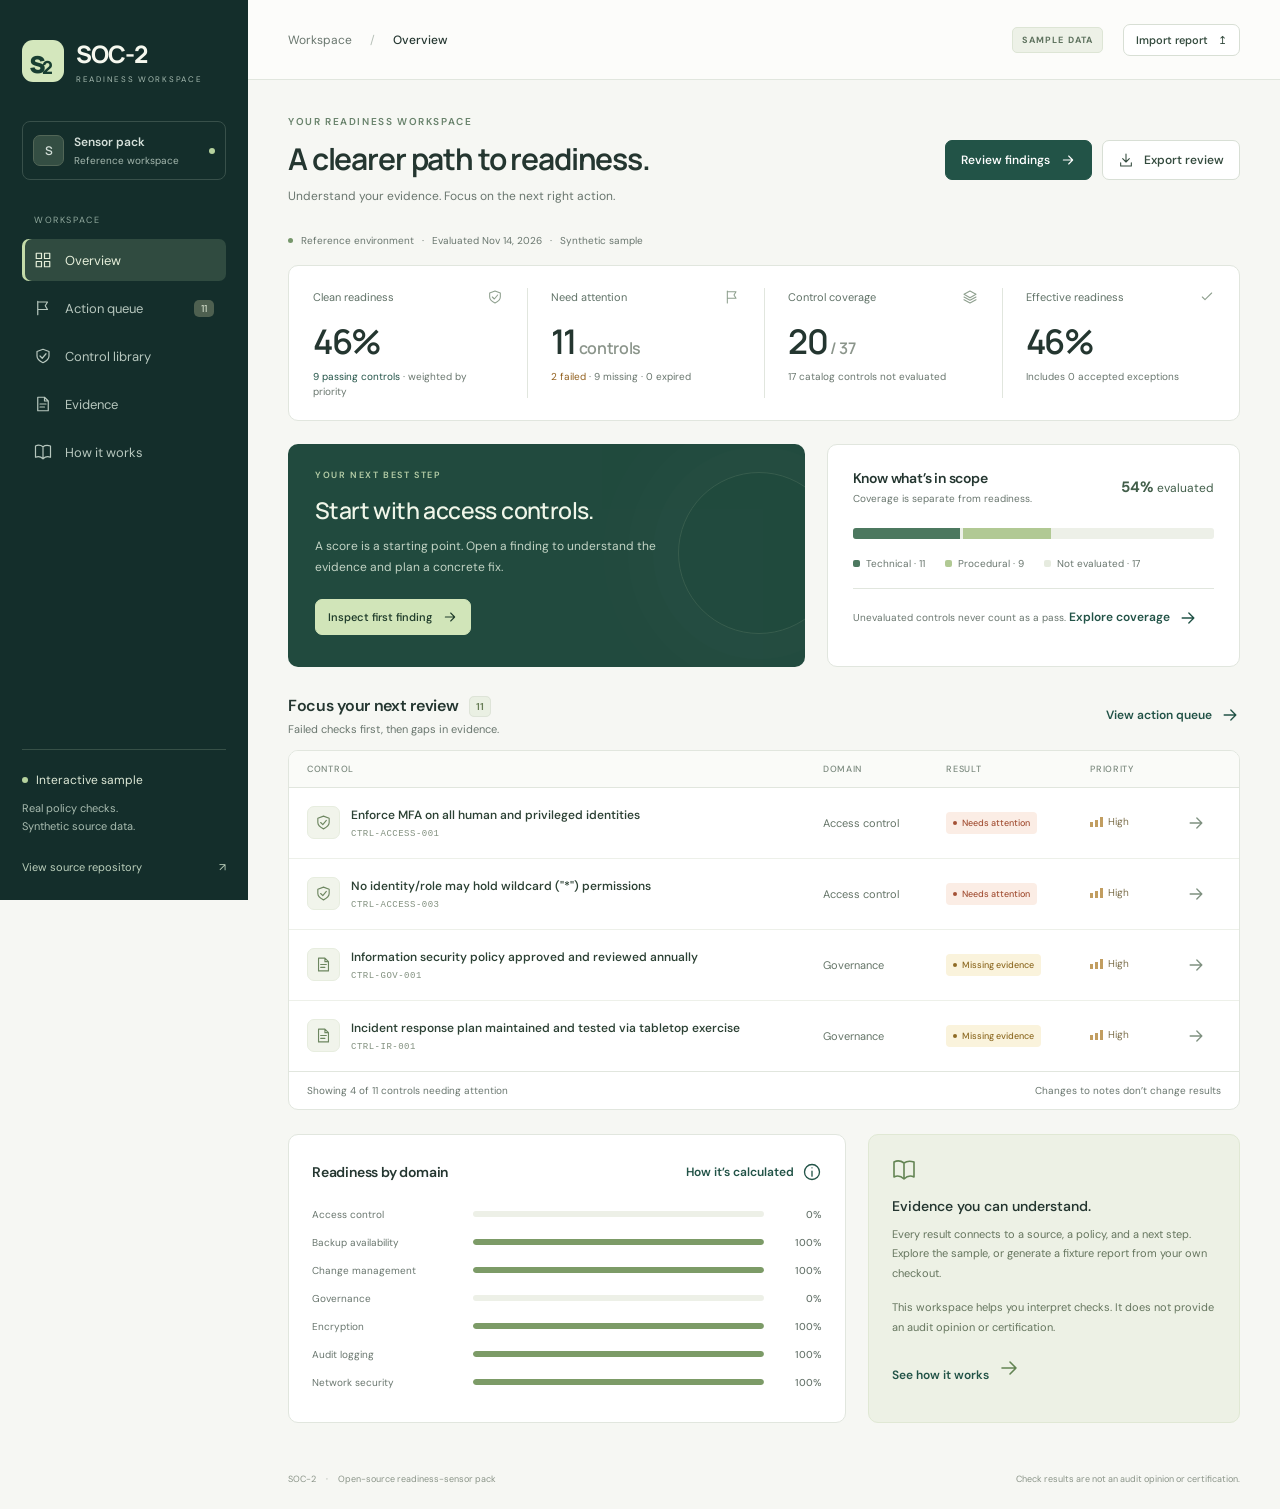
<file: index.html>
<!doctype html>
<html lang="en">
<head>
  <meta charset="utf-8">
  <meta name="viewport" content="width=device-width, initial-scale=1">
  <meta name="theme-color" content="#142e2b">
  <meta name="description" content="A clear path from policy findings to your next fix. Explore the SOC-2 readiness-sensor pack with traceable sample evidence.">
  <title>SOC-2 · Readiness workspace</title>
  <link rel="icon" href="./favicon.svg" type="image/svg+xml">
  <link rel="stylesheet" href="./styles.css">
  <script type="module" src="./app.js"></script>
</head>
<body>
  <a class="skip-link" href="#main">Skip to workspace</a>
  <aside class="sidebar" aria-label="Workspace navigation">
    <a class="brand" href="#overview"><span class="brand-symbol">s<span>2</span></span><span>SOC-2<span class="brand-sub">READINESS WORKSPACE</span></span></a>
    <div class="workspace-label"><span class="workspace-avatar">S</span><span>Sensor pack<span>Reference workspace</span></span><span class="workspace-dot"></span></div>
    <p class="nav-label">WORKSPACE</p>
    <nav id="navigation"></nav>
    <div class="sidebar-bottom"><div class="sample-mark"><span></span> Interactive sample</div><p>Real policy checks.<br>Synthetic source data.</p><a href="https://github.com/SafetyMP/SOC-2" target="_blank" rel="noreferrer">View source repository <span aria-hidden="true">↗</span></a></div>
  </aside>
  <div class="shell">
    <header class="topbar"><div class="breadcrumb">Workspace <span>/</span> <strong id="breadcrumb">Overview</strong></div><div class="topbar-actions"><span class="demo-pill" id="mode-pill">SAMPLE DATA</span><button class="button secondary small" id="import-button">Import report <span aria-hidden="true">↥</span></button><input id="import-file" type="file" accept="application/json,.json" hidden></div></header>
    <main id="main" tabindex="-1"><div class="loading">Opening your readiness workspace…</div></main>
    <footer class="page-footer"><span>SOC-2 <span class="footer-dot">·</span> Open-source readiness-sensor pack</span><span>Check results are not an audit opinion or certification.</span></footer>
  </div>
  <dialog id="detail" aria-labelledby="detail-title"></dialog>
  <dialog id="help" aria-labelledby="help-title"></dialog>
  <div id="toast" role="status" aria-live="polite"></div>
  <noscript><p class="no-script">Enable JavaScript to explore this workspace. The <a href="./data/sample-report.json">sample report</a> is also available as JSON.</p></noscript>
</body>
</html>
</file>
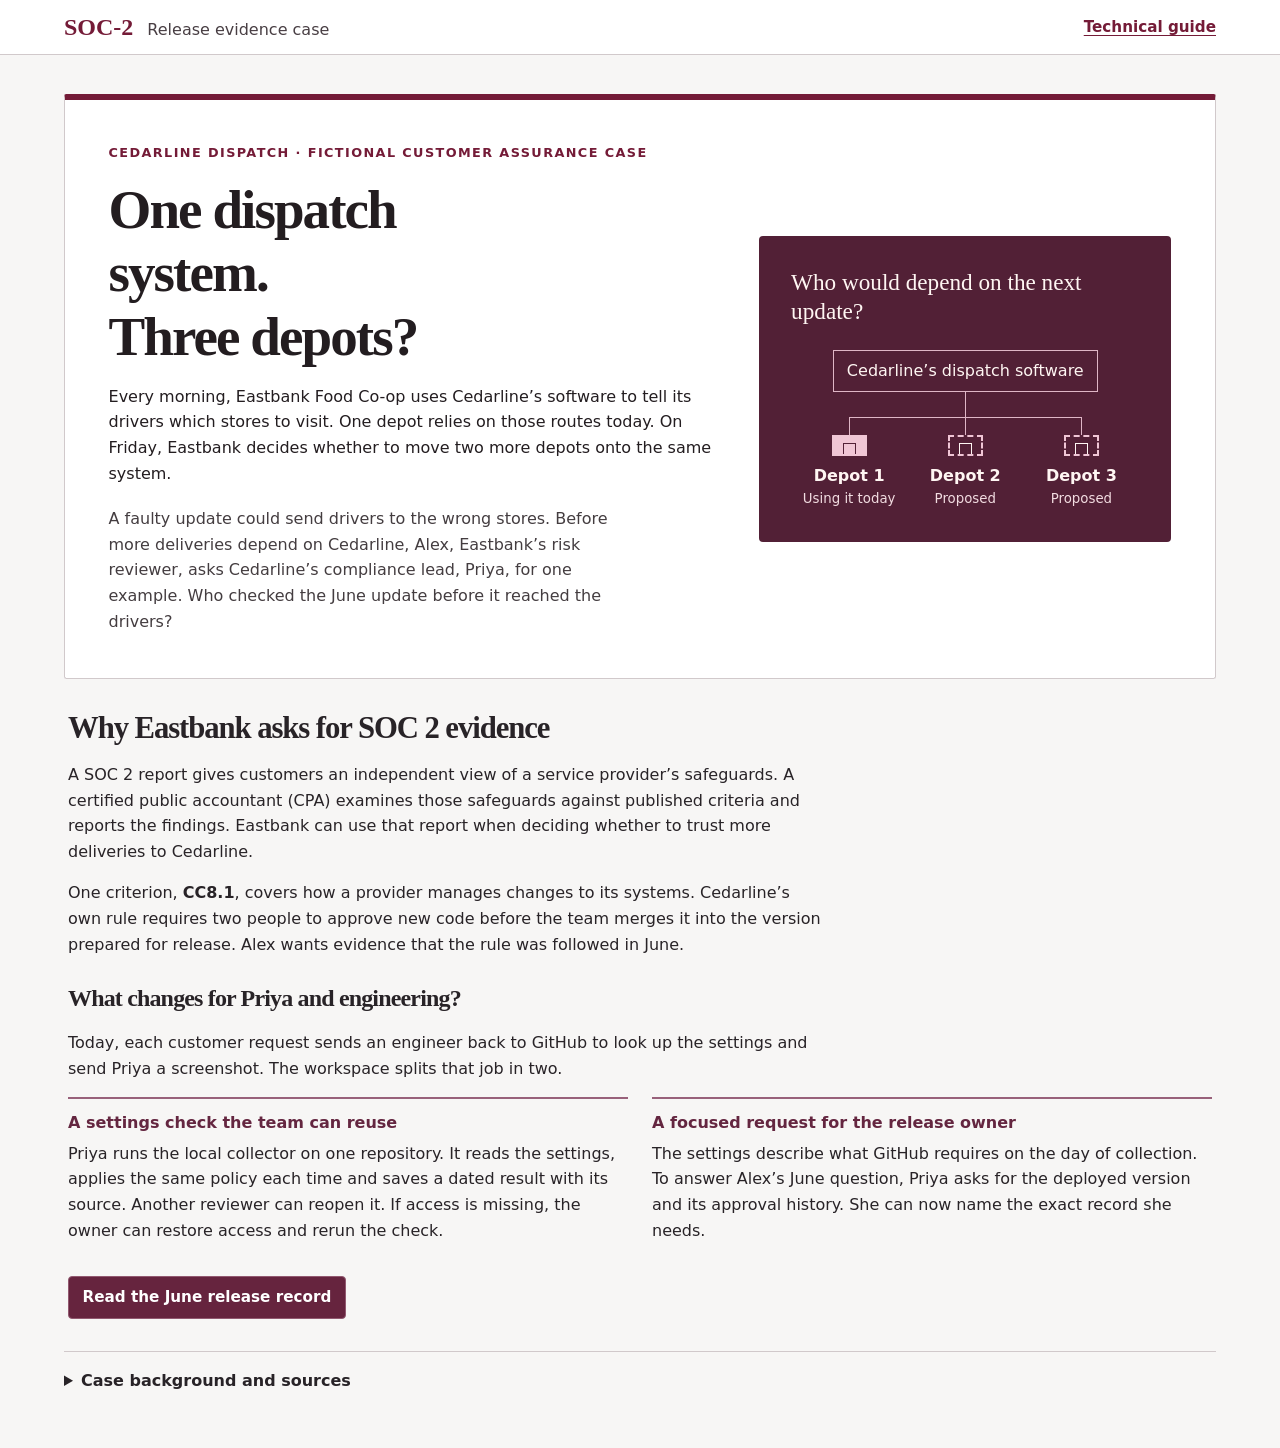
<file: demo/index.html>
<!doctype html>
<html lang="en">
<head>
  <meta charset="utf-8">
  <meta name="viewport" content="width=device-width, initial-scale=1">
  <meta name="theme-color" content="#142e2b">
  <meta name="description" content="Explore the SOC-2 readiness workspace with synthetic findings, traceable evidence, and review notes. Assess real GitHub repositories privately on your computer.">
  <link rel="canonical" href="https://safetymp.github.io/SOC-2/">
  <meta property="og:type" content="website">
  <meta property="og:site_name" content="SOC-2 readiness workspace">
  <meta property="og:title" content="SOC-2 readiness workspace · Interactive sample">
  <meta property="og:description" content="Follow a customer’s rollout review from an evidence request to a change-management workpaper.">
  <meta property="og:url" content="https://safetymp.github.io/SOC-2/">
  <meta name="twitter:card" content="summary">
  <meta name="twitter:title" content="SOC-2 readiness workspace · Interactive sample">
  <meta name="twitter:description" content="Try the synthetic release evidence case and estimate whether local GitHub collection would save your team time.">
  <link rel="sitemap" type="application/xml" href="./sitemap.xml">
  <title>SOC-2 readiness workspace · Interactive sample</title>
  <link rel="icon" href="./favicon.svg" type="image/svg+xml">
  <link rel="stylesheet" href="./styles.css">
  <script type="module" src="./app.js"></script>
</head>
<body class="case-layout">
  <a class="skip-link" href="#main">Skip to content</a>
  <header class="case-mast"><a href="#case">SOC-2 <span>Release evidence case</span></a><a id="case-switch" href="#technical">Technical guide</a></header>
  <aside class="sidebar" aria-label="Workspace navigation">
    <a class="brand" href="#overview"><span class="brand-symbol">s<span>2</span></span><span>SOC-2<span class="brand-sub">READINESS WORKSPACE</span></span></a>
    <div class="workspace-label"><span class="workspace-avatar">S</span><span>Sensor pack<span>Reference workspace</span></span><span class="workspace-dot"></span></div>
    <p class="nav-label">WORKSPACE</p>
    <nav id="navigation"></nav>
    <div class="sidebar-bottom"><div class="sample-mark"><span></span> Interactive sample</div><p>Real policy checks.<br>Synthetic source data.</p><a href="https://github.com/SafetyMP/SOC-2" target="_blank" rel="noreferrer">View source repository <span aria-hidden="true">↗</span></a></div>
  </aside>
  <div class="shell">
    <header class="topbar"><div class="breadcrumb">Workspace <span>/</span> <strong id="breadcrumb">Overview</strong></div><div class="topbar-actions"><button class="button secondary small" data-action="assess">Assess a repository</button><span class="demo-pill" id="mode-pill">SAMPLE DATA</span><button class="button secondary small" id="import-button">Open report <span aria-hidden="true">↥</span></button><input id="import-file" type="file" accept="application/json,.json" hidden></div></header>
    <main id="main" tabindex="-1">
      <section class="panel guide-note">
        <p class="eyebrow">Change management · Synthetic case</p>
        <h1>One dispatch system. Three depots?</h1>
        <p>Eastbank uses Cedarline to route deliveries at one depot. Before two more depots join, its risk reviewer wants to know who approved the June software update.</p>
        <p><a href="./about.html">About the SOC-2 project and its assessment scope</a></p>
        <p role="status">Opening the interactive sample…</p>
      </section>
    </main>
    <footer class="page-footer"><span>SOC-2 <span class="footer-dot">·</span> <a href="./about.html">About this readiness workspace</a></span><span>Check results are not an audit opinion or certification.</span></footer>
  </div>
  <dialog id="detail" aria-labelledby="detail-title"></dialog>
  <dialog id="help" aria-labelledby="help-title"></dialog>
  <div id="toast" role="status" aria-live="polite"></div>
  <noscript><p class="no-script">Enable JavaScript for interactive review, or read the <a href="./about.html">project overview</a> and <a href="./data/sample-report.json">synthetic sample report</a> without it.</p></noscript>
</body>
</html>
</file>
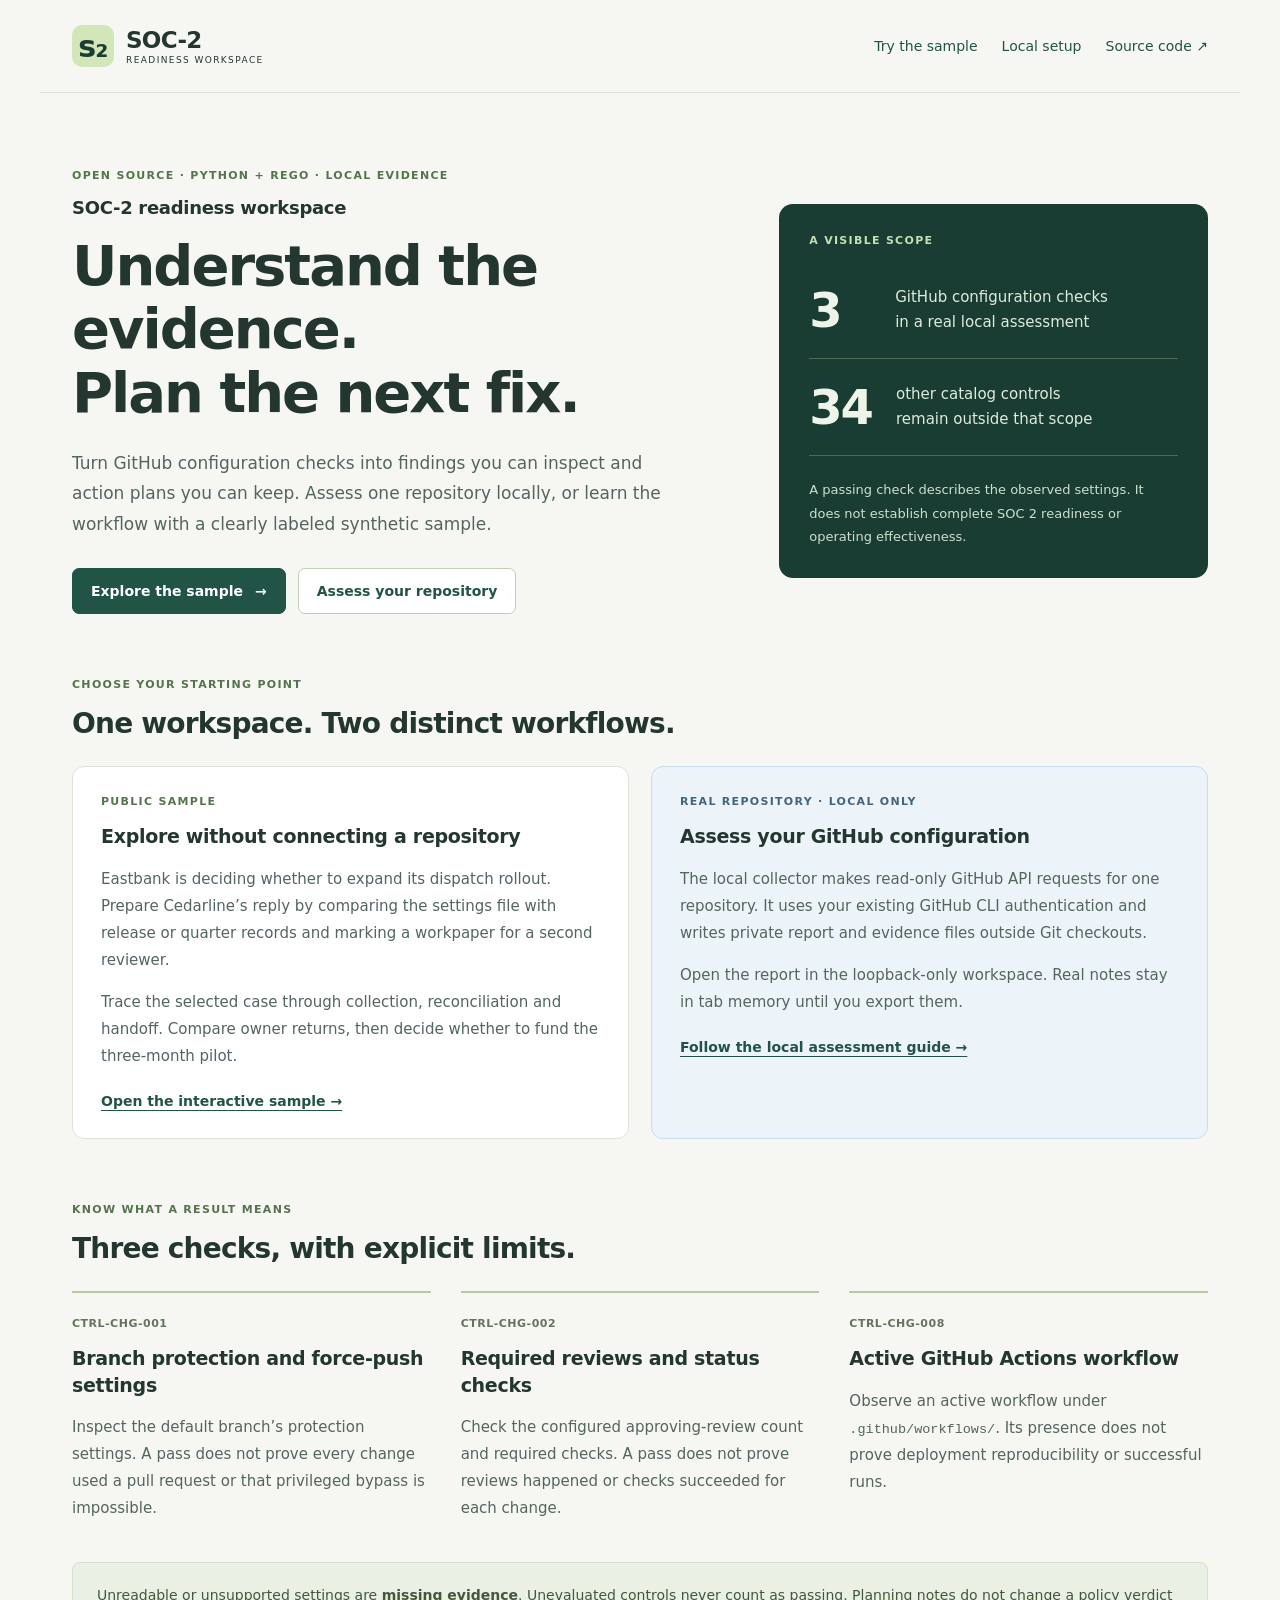
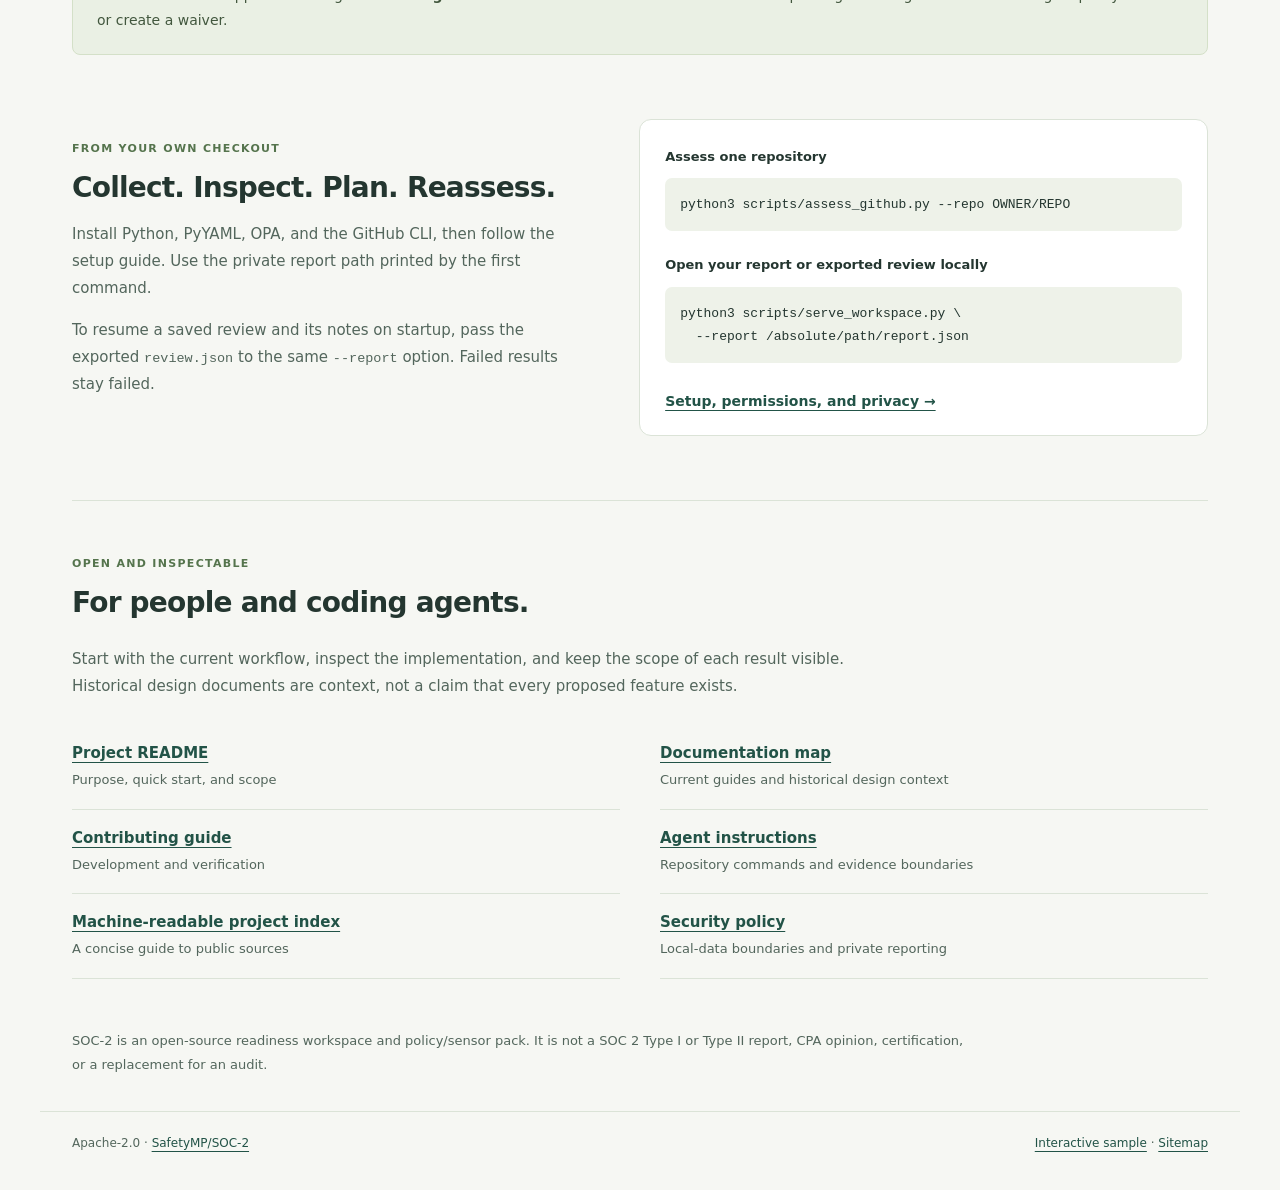
<file: demo/about.html>
<!doctype html>
<html lang="en">
<head>
  <meta charset="utf-8">
  <meta name="viewport" content="width=device-width, initial-scale=1">
  <meta name="theme-color" content="#142e2b">
  <title>SOC-2 readiness workspace · Local GitHub assessments and policy findings</title>
  <meta name="description" content="An open-source Python and Rego workspace for local GitHub configuration assessments, evidence inspection, and review notes. Explore a separate synthetic demo.">
  <link rel="canonical" href="https://safetymp.github.io/SOC-2/about.html">
  <meta property="og:type" content="website">
  <meta property="og:site_name" content="SOC-2 readiness workspace">
  <meta property="og:title" content="SOC-2 readiness workspace · Understand the evidence. Plan the next fix.">
  <meta property="og:description" content="Assess GitHub configuration locally, inspect scoped policy findings, and export review notes. Credentials and real evidence stay on your computer.">
  <meta property="og:url" content="https://safetymp.github.io/SOC-2/about.html">
  <meta name="twitter:card" content="summary">
  <meta name="twitter:title" content="SOC-2 readiness workspace · Local GitHub assessments">
  <meta name="twitter:description" content="Open-source Python/Rego checks with transparent findings and a private local review workflow. The public demo uses synthetic evidence.">
  <link rel="icon" href="./favicon.svg" type="image/svg+xml">
  <link rel="stylesheet" href="./discovery.css">
  <link rel="sitemap" type="application/xml" href="./sitemap.xml">
  <script type="application/ld+json">
  {
    "@context": "https://schema.org",
    "@type": "SoftwareSourceCode",
    "name": "SOC-2 readiness workspace",
    "description": "An open-source workspace for local GitHub configuration assessments, policy findings, evidence inspection, and review notes, with a separate synthetic demonstration.",
    "url": "https://safetymp.github.io/SOC-2/about.html",
    "codeRepository": "https://github.com/SafetyMP/SOC-2",
    "programmingLanguage": ["Python", "Rego", "JavaScript"],
    "runtimePlatform": ["Python 3.11 or later", "Open Policy Agent", "Web browser"],
    "license": "https://www.apache.org/licenses/LICENSE-2.0",
    "isAccessibleForFree": true
  }
  </script>
</head>
<body>
  <a class="skip-link" href="#main">Skip to project overview</a>
  <header class="site-header">
    <a class="brand" href="./"><span class="brand-mark" aria-hidden="true">s₂</span><span>SOC-2<span class="brand-caption">READINESS WORKSPACE</span></span></a>
    <nav aria-label="Project navigation">
      <a href="./">Try the sample</a>
      <a href="https://github.com/SafetyMP/SOC-2/blob/main/docs/local-github-assessment.md">Local setup</a>
      <a href="https://github.com/SafetyMP/SOC-2">Source code <span aria-hidden="true">↗</span></a>
    </nav>
  </header>
  <main id="main" tabindex="-1">
    <section class="hero" aria-labelledby="project-title">
      <div>
        <p class="eyebrow">OPEN SOURCE · PYTHON + REGO · LOCAL EVIDENCE</p>
        <h1 id="project-title">SOC-2 readiness workspace</h1>
        <p class="hero-line">Understand the evidence.<br>Plan the next fix.</p>
        <p class="lede">Turn GitHub configuration checks into findings you can inspect and action plans you can keep. Assess one repository locally, or learn the workflow with a clearly labeled synthetic sample.</p>
        <div class="actions"><a class="button" href="./">Explore the sample <span aria-hidden="true">→</span></a><a class="button secondary" href="https://github.com/SafetyMP/SOC-2/blob/main/docs/local-github-assessment.md">Assess your repository</a></div>
      </div>
      <aside class="scope-card" aria-label="Assessment boundaries">
        <p class="eyebrow">A VISIBLE SCOPE</p>
        <div class="scope-row"><strong>3</strong><span>GitHub configuration checks<br>in a real local assessment</span></div>
        <div class="scope-row"><strong>34</strong><span>other catalog controls<br>remain outside that scope</span></div>
        <p>A passing check describes the observed settings. It does not establish complete SOC 2 readiness or operating effectiveness.</p>
      </aside>
    </section>

    <section aria-labelledby="workflows-title">
      <div class="section-heading"><p class="eyebrow">CHOOSE YOUR STARTING POINT</p><h2 id="workflows-title">One workspace. Two distinct workflows.</h2></div>
      <div class="workflow-grid">
        <article class="card"><p class="label">PUBLIC SAMPLE</p><h3>Explore without connecting a repository</h3><p>Eastbank is deciding whether to expand its dispatch rollout. Prepare Cedarline’s reply by comparing the settings file with release or quarter records and marking a workpaper for a second reviewer.</p><p>Trace the selected case through collection, reconciliation and handoff. Compare owner returns, then decide whether to fund the three-month pilot.</p><a href="./">Open the interactive sample →</a></article>
        <article class="card real"><p class="label">REAL REPOSITORY · LOCAL ONLY</p><h3>Assess your GitHub configuration</h3><p>The local collector makes read-only GitHub API requests for one repository. It uses your existing GitHub CLI authentication and writes private report and evidence files outside Git checkouts.</p><p>Open the report in the loopback-only workspace. Real notes stay in tab memory until you export them.</p><a href="https://github.com/SafetyMP/SOC-2/blob/main/docs/local-github-assessment.md">Follow the local assessment guide →</a></article>
      </div>
    </section>

    <section class="measurements" aria-labelledby="checks-title">
      <div class="section-heading"><p class="eyebrow">KNOW WHAT A RESULT MEANS</p><h2 id="checks-title">Three checks, with explicit limits.</h2></div>
      <div class="checks-grid">
        <article><p class="control-id">CTRL-CHG-001</p><h3>Branch protection and force-push settings</h3><p>Inspect the default branch’s protection settings. A pass does not prove every change used a pull request or that privileged bypass is impossible.</p></article>
        <article><p class="control-id">CTRL-CHG-002</p><h3>Required reviews and status checks</h3><p>Check the configured approving-review count and required checks. A pass does not prove reviews happened or checks succeeded for each change.</p></article>
        <article><p class="control-id">CTRL-CHG-008</p><h3>Active GitHub Actions workflow</h3><p>Observe an active workflow under <code>.github/workflows/</code>. Its presence does not prove deployment reproducibility or successful runs.</p></article>
      </div>
      <p class="boundary-note">Unreadable or unsupported settings are <strong>missing evidence</strong>. Unevaluated controls never count as passing. Planning notes do not change a policy verdict or create a waiver.</p>
    </section>

    <section class="local-start" aria-labelledby="local-title">
      <div><p class="eyebrow">FROM YOUR OWN CHECKOUT</p><h2 id="local-title">Collect. Inspect. Plan. Reassess.</h2><p>Install Python, PyYAML, OPA, and the GitHub CLI, then follow the setup guide. Use the private report path printed by the first command.</p><p>To resume a saved review and its notes on startup, pass the exported <code>review.json</code> to the same <code>--report</code> option. Failed results stay failed.</p></div>
      <div class="command-card"><p>Assess one repository</p><pre><code>python3 scripts/assess_github.py --repo OWNER/REPO</code></pre><p>Open your report or exported review locally</p><pre><code>python3 scripts/serve_workspace.py \
  --report /absolute/path/report.json</code></pre><a href="https://github.com/SafetyMP/SOC-2/blob/main/docs/local-github-assessment.md">Setup, permissions, and privacy →</a></div>
    </section>

    <section class="resources" aria-labelledby="resources-title">
      <div class="section-heading"><p class="eyebrow">OPEN AND INSPECTABLE</p><h2 id="resources-title">For people and coding agents.</h2></div>
      <p>Start with the current workflow, inspect the implementation, and keep the scope of each result visible. Historical design documents are context, not a claim that every proposed feature exists.</p>
      <ul class="resource-list">
        <li><a href="https://github.com/SafetyMP/SOC-2/blob/main/README.md">Project README</a><span>Purpose, quick start, and scope</span></li>
        <li><a href="https://github.com/SafetyMP/SOC-2/blob/main/docs/README.md">Documentation map</a><span>Current guides and historical design context</span></li>
        <li><a href="https://github.com/SafetyMP/SOC-2/blob/main/CONTRIBUTING.md">Contributing guide</a><span>Development and verification</span></li>
        <li><a href="https://github.com/SafetyMP/SOC-2/blob/main/AGENTS.md">Agent instructions</a><span>Repository commands and evidence boundaries</span></li>
        <li><a href="./llms.txt">Machine-readable project index</a><span>A concise guide to public sources</span></li>
        <li><a href="https://github.com/SafetyMP/SOC-2/blob/main/SECURITY.md">Security policy</a><span>Local-data boundaries and private reporting</span></li>
      </ul>
    </section>
    <p class="scope-disclaimer">SOC-2 is an open-source readiness workspace and policy/sensor pack. It is not a SOC 2 Type I or Type II report, CPA opinion, certification, or a replacement for an audit.</p>
  </main>
  <footer><span>Apache-2.0 · <a href="https://github.com/SafetyMP/SOC-2">SafetyMP/SOC-2</a></span><span><a href="./">Interactive sample</a> · <a href="./sitemap.xml">Sitemap</a></span></footer>
</body>
</html>
</file>
<file: styles.css>
@import url('https://fonts.googleapis.com/css2?family=DM+Sans:wght@400;450;500;550;600;650;700&family=Manrope:wght@400;500;600;650;700;750;800&display=swap');
:root{--ink:#243630;--muted:#69766e;--green:#225347;--lime:#d2e6ba;--paper:#f6f7f3;--line:#e1e6de;--white:#fff;--amber:#92601e;--red:#a14335;--sidebar:248px;font-family:'DM Sans',sans-serif;color:var(--ink);font-synthesis:none;background:var(--paper)}*{box-sizing:border-box}body{margin:0}button,input,select,textarea{font:inherit}button,a,input,select,textarea{-webkit-tap-highlight-color:transparent}button,a{touch-action:manipulation}button{cursor:pointer}a{color:inherit}button:focus-visible,a:focus-visible,input:focus-visible,select:focus-visible,textarea:focus-visible{outline:3px solid #6d9684;outline-offset:4px}button:disabled{cursor:default}svg{width:20px;height:20px;flex-shrink:0;vertical-align:middle;fill:none;stroke:currentColor;stroke-width:1.6;stroke-linecap:round;stroke-linejoin:round}.sidebar{position:fixed;inset:0 auto 0 0;width:var(--sidebar);background:#142e2b;color:#d4dfd9;display:flex;flex-direction:column;padding:37px 22px 26px;z-index:10}.brand{display:flex;gap:12px;align-items:center;text-decoration:none;font-family:Manrope,sans-serif;font-weight:750;font-size:24px;color:#f6f8ef;letter-spacing:-1px}.brand-symbol{height:42px;width:42px;background:#d4e7bd;color:#183e32;border-radius:11px;display:flex;align-items:center;justify-content:center;font-weight:800;font-size:31px;letter-spacing:-4px;padding-right:4px}.brand-symbol span{font-size:18px;transform:translateY(6px);letter-spacing:0}.brand-sub{display:block;font:8px 'DM Sans',sans-serif;letter-spacing:1.7px;margin-top:4px;color:#a6bbb1}.workspace-label{margin:37px 0 34px;display:flex;align-items:center;gap:10px;border:1px solid #38504a;border-radius:8px;padding:12px 10px;font-size:12px;font-weight:600}.workspace-label>span:nth-child(2)>span{display:block;color:#a5b8af;font-size:10px;font-weight:400;margin-top:4px}.workspace-avatar{background:#344e43;border:1px solid #526657;border-radius:7px;width:31px;height:31px;display:grid;place-items:center;font-family:Manrope}.workspace-dot,.sample-mark span{width:6px;height:6px;border-radius:50%;background:#b6d29e;margin-left:auto}.nav-label{font-size:9px;color:#91a99e;letter-spacing:1.6px;margin:0 12px 13px}nav{display:grid;gap:6px}nav a{display:flex;gap:13px;align-items:center;text-decoration:none;font-size:13px;padding:12px;border-radius:7px;color:#b7c7be}nav a:hover{background:#223e36;color:white}nav a.active{background:#304b40;color:#e6efda;box-shadow:inset 3px 0 #c4dba9}nav a svg{width:18px;height:18px}nav .count{font-size:10px;margin-left:auto;background:#4e6050;color:#e5edda;padding:2px 7px;border-radius:5px}.sidebar-bottom{margin-top:auto;border-top:1px solid #375047;padding-top:22px}.sample-mark{font-size:12px;color:#dde8d6;display:flex;gap:8px;align-items:center}.sample-mark span{margin:0}.sidebar-bottom p{font-size:11px;line-height:1.7;color:#a9bcb0}.sidebar-bottom a{display:flex;justify-content:space-between;font-size:11px;text-decoration:none;color:#bdd1bd;margin-top:24px}.shell{margin-left:var(--sidebar)}.topbar{height:80px;display:flex;justify-content:space-between;align-items:center;padding:0 40px;border-bottom:1px solid var(--line);background:rgba(255,255,255,.65)}.breadcrumb{font-size:12px;color:var(--muted)}.breadcrumb span{margin:0 15px;color:#b6bfb7}.breadcrumb strong{font-weight:500;color:var(--ink)}.topbar-actions{display:flex;align-items:center;gap:20px}.demo-pill{font-size:9px;letter-spacing:1.1px;font-weight:700;color:#5e725e;background:#edf1e7;border:1px solid #dde5d5;border-radius:5px;padding:6px 9px}.button{border:1px solid var(--green);background:var(--green);color:white;border-radius:7px;display:inline-flex;gap:10px;align-items:center;justify-content:center;padding:11px 15px;font-size:12px;font-weight:550;text-decoration:none;transition:background .15s,transform .15s}.button:hover{background:#163e32;transform:translateY(-1px)}.button.secondary{background:white;border-color:#d8dfd5;color:#344b3e}.button.secondary:hover{background:#eff3eb}.button.small{padding:8px 12px;font-size:11px}.button.light{background:#d1e5b9;color:#203d2c;border-color:#d1e5b9}.button.light:hover{background:#e0efcf}.button svg{width:16px;height:16px}.text-button{border:0;background:none;padding:4px 0;color:var(--green);font-size:12px;font-weight:600;text-decoration:none;display:inline-flex;align-items:center;gap:8px}.text-button:hover{text-decoration:underline}main{max-width:1512px;margin:auto;padding:35px 40px 30px;min-height:calc(100vh - 136px)}.eyebrow{font-size:10px;letter-spacing:1.6px;font-weight:600;color:#68826b;margin:0 0 12px;text-transform:uppercase}.page-heading{display:flex;align-items:center;justify-content:space-between;gap:18px;margin-bottom:28px}.page-heading h1{font-family:Manrope,sans-serif;font-size:30px;font-weight:650;letter-spacing:-1.15px;margin:0 0 9px;line-height:1.25}.page-heading p{font-size:12px;color:var(--muted);margin:0;line-height:1.6}.heading-actions{display:flex;gap:10px;flex-shrink:0}.snapshot-line{display:flex;gap:8px;align-items:center;font-size:10px;color:var(--muted);margin:0 0 18px}.snapshot-line .dot{width:5px;height:5px;background:#76976b;border-radius:50%}.metrics{display:grid;grid-template-columns:repeat(4,minmax(0,1fr));background:white;border:1px solid var(--line);border-radius:10px;margin-bottom:23px;overflow:hidden}.metric{padding:21px 24px;position:relative}.metric+.metric:before{content:'';position:absolute;left:0;top:22px;bottom:22px;border-left:1px solid var(--line)}.metric-label{display:flex;align-items:center;justify-content:space-between;font-size:11px;color:#607267;margin-bottom:17px;gap:8px}.metric-label svg{width:16px;color:#8fa08f}.metric-value{font-family:Manrope,sans-serif;font-size:34px;font-weight:600;letter-spacing:-1.5px;line-height:1;margin-bottom:11px}.metric-value span{font-size:16px;color:#8b958b;letter-spacing:-.3px;margin-left:3px}.metric-note{font-size:10px;color:var(--muted);line-height:1.5}.metric-note .warm{color:var(--amber)}.metric-note .good{color:var(--green)}.hero-grid{display:grid;grid-template-columns:1.25fr 1fr;gap:22px;margin-bottom:28px}.focus-card{background:#214a3e;border-radius:10px;color:#f0f6e9;padding:25px 27px;position:relative;overflow:hidden;min-height:213px}.focus-card:after{content:'';position:absolute;width:160px;height:160px;border:1px solid #62806a;border-radius:50%;right:-35px;top:28px;opacity:.35;box-shadow:0 0 0 25px #ffffff05,0 0 0 50px #ffffff04,0 0 0 75px #ffffff03;pointer-events:none}.focus-card .eyebrow{color:#b5cda7;font-size:9px;position:relative;z-index:1}.focus-card h2{font-family:Manrope;font-weight:550;font-size:23px;letter-spacing:-.6px;margin:13px 0 10px;position:relative;z-index:1}.focus-card p{font-size:12px;line-height:1.8;color:#c3d4c5;max-width:345px;margin:0 0 20px;position:relative;z-index:1}.focus-card .button{position:relative;z-index:1;font-size:11px;padding:9px 12px}.panel{border:1px solid var(--line);border-radius:10px;background:white;overflow:hidden}.coverage-card{padding:24px 25px}.panel-heading{display:flex;align-items:center;justify-content:space-between;gap:15px}.panel-heading h2{font-size:14px;font-weight:600;letter-spacing:-.2px;margin:0}.panel-heading p{font-size:10px;color:var(--muted);margin:5px 0 0}.coverage-total{font-size:12px;color:#425e4a}.coverage-total strong{font-size:15px}.coverage-bar{height:11px;background:#edf0e8;display:flex;border-radius:3px;overflow:hidden;margin:23px 0 18px;gap:3px}.coverage-bar span{background:#4c785f}.coverage-bar span:nth-child(2){background:#b1c994}.legend{display:flex;flex-wrap:wrap;gap:12px 20px;font-size:10px;color:var(--muted)}.legend span{display:flex;align-items:center;gap:6px}.legend i{width:7px;height:7px;background:#4c785f;border-radius:2px}.legend span:nth-child(2) i{background:#b1c994}.legend span:nth-child(3) i{background:#e6ebdf}.coverage-card>.muted{border-top:1px solid var(--line);padding-top:15px;margin-top:18px;font-size:10px;line-height:1.6}.muted{color:var(--muted)}.section-heading{display:flex;justify-content:space-between;align-items:center;gap:10px;margin-bottom:14px}.section-heading h2{font-size:16px;font-weight:600;letter-spacing:-.3px;margin:0}.section-heading p{color:var(--muted);font-size:11px;margin:6px 0 0}.section-heading .number{font-size:10px;border:1px solid #dee4d8;background:#eaf0e3;color:#667c55;border-radius:5px;padding:3px 6px;margin-left:7px;vertical-align:middle}.table-wrap{overflow-x:auto}.control-table{width:100%;border-collapse:collapse;text-align:left}.control-table th{background:#fafbf8;color:#7b897e;font-size:9px;font-weight:500;letter-spacing:.7px;text-transform:uppercase;padding:12px 18px;border-bottom:1px solid var(--line)}.control-table td{padding:17px 18px;border-bottom:1px solid #edf0e9;font-size:11px;color:#647467}.control-table tr:last-child td{border-bottom:0}.control-table tr:hover td{background:#fafcf7}.control-title{border:0;background:none;padding:0;text-align:left;font-size:12px;font-weight:550;color:#2c4134;max-width:400px;line-height:1.5}.control-title:hover{color:#527d3c;text-decoration:underline}.control-id{display:block;font-size:9px;letter-spacing:.5px;color:#82907f;font-family:monospace;margin-top:5px}.control-title-row{display:flex;align-items:center;gap:11px}.control-icon{height:33px;width:33px;background:#f1f4eb;border:1px solid #e7eddf;border-radius:7px;color:#6d8660;display:grid;place-items:center;flex-shrink:0}.control-icon svg{width:17px;height:17px}.status{display:inline-flex;align-items:center;gap:5px;white-space:nowrap;font-size:9px;font-weight:500;padding:5px 7px;border-radius:4px;background:#f0f2ed;color:#62735d}.status:before{content:'';height:4px;width:4px;border-radius:50%;background:currentColor}.status.fail{color:#a35136;background:#fbede5}.status.missing,.status.expired{color:#8e6b24;background:#faf3dc}.status.pass{color:#44704b;background:#edf4e7}.status.exception{color:#655992;background:#efedf7}.status.unwired{color:#778376;background:#f0f2ee}.criticality{display:inline-flex;align-items:center;gap:5px;font-size:10px;color:#7c6f4c}.criticality i{display:inline-flex;align-items:end;gap:2px;height:10px}.criticality b{display:block;width:3px;background:#c19d60;height:5px}.criticality b:nth-child(2){height:7px}.criticality b:nth-child(3){height:10px}.criticality.medium b:last-child{background:#e4e6dd}.row-open{border:0;background:none;color:#7f9180;padding:8px}.row-open:hover{color:var(--green)}.table-footer{display:flex;justify-content:space-between;align-items:center;padding:12px 18px;border-top:1px solid var(--line);font-size:10px;color:var(--muted)}.bottom-grid{display:grid;grid-template-columns:1.5fr 1fr;gap:22px;margin-top:24px}.domain-panel{padding:23px}.domain-list{display:grid;gap:15px;margin-top:22px}.domain-row{display:grid;grid-template-columns:145px 1fr 42px;align-items:center;gap:16px;font-size:10px;color:var(--muted)}.mini-bar{height:6px;background:#edf0e7;border-radius:10px;overflow:hidden}.mini-bar span{display:block;height:100%;background:#7c9b67;border-radius:10px}.domain-row strong{font-size:10px;text-align:right;font-weight:500}.explain-card{background:#edf1e5;border:1px solid #e0e8d4;border-radius:10px;padding:23px;display:flex;flex-direction:column}.explain-card svg{color:#638453;width:24px;height:24px;margin-bottom:15px}.explain-card h2{font-size:14px;font-weight:550;margin:0 0 10px}.explain-card p{font-size:11px;color:#65755e;line-height:1.8;margin:0 0 14px}.explain-card .text-button{margin-top:auto}.page-footer{max-width:1512px;display:flex;justify-content:space-between;gap:20px;margin:auto;padding:20px 40px 24px;font-size:9px;color:#8a9488}.footer-dot{padding:0 8px}.filter-bar{display:flex;align-items:center;gap:12px;padding:16px;border-bottom:1px solid var(--line);flex-wrap:wrap}.search-wrap{flex:1;min-width:200px;position:relative}.search-wrap svg{position:absolute;left:12px;top:11px;width:16px;color:#85957f}.search-wrap input{width:100%;padding:10px 12px 10px 36px;border:1px solid #dfe5d9;border-radius:6px;background:#fcfdfb;font-size:11px;color:var(--ink)}select{background:white;color:var(--ink);border:1px solid #dfe5d9;border-radius:6px;padding:9px 28px 9px 10px;font-size:11px;max-width:100%}.tabs{display:flex;gap:7px;margin-bottom:20px;flex-wrap:wrap}.tab{border:1px solid #dfe5d9;background:white;border-radius:6px;padding:8px 12px;color:#61725b;font-size:11px}.tab.active{border-color:#698759;background:#eaf1e1;color:#3b5f34}.empty{padding:65px 20px;text-align:center}.empty h2{font-size:20px;font-weight:550}.empty p{font-size:12px;color:var(--muted);margin-bottom:22px}.notice{border:1px solid #e2e8d9;background:#eef3e7;border-radius:8px;padding:15px 18px;font-size:11px;color:#59704c;line-height:1.7;margin-bottom:22px;display:flex;gap:12px}.notice svg{margin-top:1px;flex-shrink:0}.evidence-cards,.guide-grid{display:grid;grid-template-columns:repeat(3,minmax(0,1fr));gap:18px}.evidence-card,.guide-card{padding:23px}.evidence-card h2,.guide-card h2{font-size:15px;font-weight:550;line-height:1.5;margin:14px 0 8px}.evidence-card p,.guide-card p{font-size:11px;color:var(--muted);line-height:1.8}.evidence-card>svg,.guide-card>svg{color:#658358;width:24px;height:24px}.evidence-value{font-family:Manrope;font-size:34px;margin:20px 0 6px}.info-list{margin:20px 0 0;padding:0;list-style:none;display:grid;gap:12px;font-size:11px}.info-list li{display:flex;justify-content:space-between;gap:12px;border-bottom:1px solid #eef0e9;padding-bottom:12px}.info-list li span{color:var(--muted)}.guide-step{font-family:Manrope;font-size:11px;color:#839978;margin-bottom:10px}.guide-card pre,.code-block{padding:13px;border:1px solid var(--line);background:#f5f7f1;border-radius:6px;font-size:10px;overflow:auto;line-height:1.8;white-space:pre-wrap;overflow-wrap:anywhere}.guide-note{margin-top:25px;padding:25px}.guide-note h2{font-size:16px;font-weight:550}.guide-note p,.guide-note li{font-size:12px;line-height:1.8;color:var(--muted)}.guide-note li{margin-bottom:8px}dialog{border:1px solid #d9e1d2;border-radius:14px;background:#fff;color:var(--ink);padding:0;width:min(690px,calc(100% - 32px));max-height:90vh;box-shadow:0 25px 80px #102e2840}dialog::backdrop{background:#0e211c70;backdrop-filter:blur(3px)}.dialog-header{padding:25px 28px;border-bottom:1px solid var(--line);position:sticky;top:0;background:#fff;z-index:2}.dialog-top{display:flex;align-items:center;justify-content:space-between;margin-bottom:12px}.dialog-header h2{font:600 23px/1.4 Manrope,sans-serif;letter-spacing:-.5px;margin:0}.close-button{border:1px solid var(--line);background:white;border-radius:6px;width:31px;height:31px;display:grid;place-items:center;color:#61745a}.close-button:hover{background:#eef2e8}.dialog-body{padding:25px 28px}.dialog-body h3{font-size:12px;margin:24px 0 10px}.dialog-body h3:first-child{margin-top:0}.dialog-body p,.finding-list{font-size:12px;color:#657660;line-height:1.8}.finding-list{padding:13px 15px 13px 30px;background:#faf5e9;border:1px solid #f0e6cb;border-radius:7px;overflow-wrap:anywhere}.finding-list li+li{margin-top:8px}.next-action{padding:17px;background:#f0f5e9;border-radius:7px;border-left:3px solid #8da976}.next-action h3{margin:0 0 7px}.next-action p{margin:0}.metadata{display:grid;grid-template-columns:120px 1fr;font-size:11px;gap:12px;margin:0}.metadata dt{color:#7d8c75}.metadata dd{margin:0;overflow-wrap:anywhere;line-height:1.6}.metadata dd a{color:#376047}.metadata code{font-size:10px}.local-review{border-top:1px solid var(--line);margin-top:25px;padding-top:2px}.form-row{display:grid;grid-template-columns:1fr 1fr;gap:15px}.field{display:flex;flex-direction:column;gap:7px;font-size:11px;margin-bottom:15px;color:#64755d}.field input,.field textarea,.field select{border:1px solid #dbe3d3;border-radius:6px;padding:10px;font-size:12px;width:100%;background:white;color:var(--ink)}.field textarea{min-height:85px;resize:vertical}.review-note{font-size:10px!important}.dialog-actions{display:flex;justify-content:space-between;align-items:center;gap:12px;margin-top:18px}.help-body{padding:28px}.help-body h2{font-family:Manrope;font-size:22px;letter-spacing:-.5px}.help-body p{font-size:12px;color:var(--muted);line-height:1.8}.help-header{display:flex;justify-content:space-between;gap:15px}.help-body .info-list{font-size:12px;margin-bottom:20px}#toast{position:fixed;bottom:25px;left:calc(50% + 100px);transform:translateX(-50%);background:#1d3e32;color:#f4f7ef;padding:13px 20px;border-radius:8px;box-shadow:0 5px 20px #0002;font-size:12px;max-width:85%;z-index:100;opacity:0;pointer-events:none;transition:opacity .2s}#toast.visible{opacity:1}.loading{padding:80px 20px;color:var(--muted);text-align:center;font-size:14px}.skip-link{position:fixed;top:-80px;left:20px;z-index:200;background:white;padding:12px;border-radius:6px}.skip-link:focus{top:15px}.no-script{position:fixed;inset:100px 30px auto 280px;background:#fff3dc;padding:20px;z-index:20}.full-width{grid-column:1/-1}
@media(min-width:1550px){main{padding-top:45px}.page-heading h1{font-size:34px}.metric{padding:25px 30px}.hero-grid{grid-template-columns:1.3fr 1fr}.focus-card{min-height:230px;padding:30px}.control-table td{padding-top:20px;padding-bottom:20px}}
@media(max-width:1180px){:root{--sidebar:215px}.sidebar{padding-left:17px;padding-right:17px}.topbar{padding:0 27px}main{padding:30px 27px}.metric{padding:19px 16px}.hero-grid{gap:16px;grid-template-columns:1.15fr 1fr}.focus-card{padding:23px}.page-heading h1{font-size:27px}.heading-actions .button{font-size:11px;padding:10px}.control-table th,.control-table td{padding-left:14px;padding-right:14px}.control-icon{display:none}.bottom-grid{gap:16px}.domain-row{grid-template-columns:115px 1fr 35px;gap:10px}.page-footer{padding:20px 27px}.evidence-cards,.guide-grid{gap:12px}.guide-card,.evidence-card{padding:18px}}
@media(max-width:900px){:root{--sidebar:185px}.brand{font-size:21px}.brand-sub{font-size:6px}.brand-symbol{width:36px;height:36px}.sidebar{padding:26px 13px}.workspace-label{padding:10px 7px}.workspace-label>span:nth-child(2)>span{font-size:8px}nav a{gap:9px;font-size:12px;padding:11px 9px}.topbar{height:68px;padding:0 22px}.topbar-actions{gap:10px}.breadcrumb{font-size:10px}.breadcrumb span{margin:0 8px}main{padding:27px 22px}.page-heading{align-items:flex-start}.page-heading h1{font-size:25px}.page-heading p{font-size:11px}.heading-actions{flex-direction:column}.metrics{grid-template-columns:repeat(2,1fr)}.metric:nth-child(3),.metric:nth-child(4){border-top:1px solid var(--line)}.metric:nth-child(3):before{display:none}.hero-grid,.bottom-grid{grid-template-columns:1fr}.coverage-card{padding:22px}.control-table .domain-col{display:none}.evidence-cards,.guide-grid{grid-template-columns:1fr}.page-footer{flex-direction:column;gap:8px}.focus-card{min-height:200px}.sidebar-bottom a{font-size:10px}.status{font-size:8px}}
@media(max-width:640px){:root{--sidebar:0px}.sidebar{position:static;width:100%;padding:16px 18px 0}.brand{font-size:22px;margin-bottom:17px}.brand-sub{font-size:7px}.brand-symbol{width:35px;height:35px}.workspace-label,.nav-label,.sidebar-bottom{display:none}nav{display:flex;overflow-x:auto;gap:4px;padding-bottom:10px}nav a{font-size:10px;gap:5px;white-space:nowrap;padding:9px 10px}nav a svg{width:14px;height:14px}nav a.active{box-shadow:none}nav .count{font-size:8px;padding:1px 5px}.shell{margin-left:0}.topbar{height:57px;padding:0 18px}.topbar-actions{gap:8px}.demo-pill{font-size:7px;padding:5px}.topbar .button{font-size:10px;padding:7px}.breadcrumb{font-size:10px}.breadcrumb span{margin:0 6px}main{padding:24px 18px 15px}.page-heading{flex-direction:column;gap:17px;margin-bottom:20px}.page-heading h1{font-size:27px}.heading-actions{flex-direction:row}.eyebrow{font-size:9px;margin-bottom:10px}.metric{padding:18px}.metric-label{font-size:10px;margin-bottom:14px}.metric-value{font-size:30px}.metric-note{font-size:9px}.metrics{margin-bottom:18px}.hero-grid{gap:18px;margin-bottom:24px}.focus-card h2{font-size:23px}.control-table th,.control-table td{padding:13px 12px}.control-title{font-size:11px}.control-table .criticality-col{display:none}.control-id{font-size:8px}.control-table td:last-child,.control-table th:last-child{padding-left:2px;padding-right:6px}.row-open{padding:4px}.status{font-size:8px;padding:4px 5px;white-space:normal;max-width:100px}.section-heading h2{font-size:15px}.section-heading .text-button{font-size:10px}.section-heading p{font-size:10px}.page-footer{padding:20px 18px;font-size:8px}.dialog-header{padding:20px}.dialog-header h2{font-size:20px}.dialog-body{padding:20px}.form-row{grid-template-columns:1fr}.metadata{grid-template-columns:90px 1fr;gap:10px;font-size:10px}.filter-bar{gap:8px}.search-wrap{flex-basis:100%}.filter-bar select{font-size:10px;flex:1;min-width:0}.filter-bar .text-button{font-size:10px}.tabs{gap:5px}.tab{font-size:10px;padding:7px 9px}#toast{left:50%}.table-footer{font-size:9px;gap:10px}.no-script{inset:180px 20px auto}.dialog-actions{flex-wrap:wrap}}
@media(prefers-reduced-motion:reduce){*{transition:none!important;scroll-behavior:auto!important}}
</file>
<file: demo/styles.css>
:root{--ink:#243630;--muted:#69766e;--green:#225347;--lime:#d2e6ba;--paper:#f6f7f3;--line:#e1e6de;--white:#fff;--amber:#92601e;--red:#a14335;--sidebar:248px;font-family:system-ui,-apple-system,BlinkMacSystemFont,'Segoe UI',sans-serif;color:var(--ink);font-synthesis:none;background:var(--paper)}*{box-sizing:border-box}body{margin:0}button,input,select,textarea{font:inherit}button,a,input,select,textarea{-webkit-tap-highlight-color:transparent}button,a{touch-action:manipulation}button{cursor:pointer}a{color:inherit}button:focus-visible,a:focus-visible,input:focus-visible,select:focus-visible,textarea:focus-visible{outline:3px solid #6d9684;outline-offset:4px}button:disabled{cursor:default}svg{width:20px;height:20px;flex-shrink:0;vertical-align:middle;fill:none;stroke:currentColor;stroke-width:1.6;stroke-linecap:round;stroke-linejoin:round}.sidebar{position:fixed;inset:0 auto 0 0;width:var(--sidebar);background:#142e2b;color:#d4dfd9;display:flex;flex-direction:column;padding:37px 22px 26px;z-index:10}.brand{display:flex;gap:12px;align-items:center;text-decoration:none;font-family:Manrope,sans-serif;font-weight:750;font-size:24px;color:#f6f8ef;letter-spacing:-1px}.brand-symbol{height:42px;width:42px;background:#d4e7bd;color:#183e32;border-radius:11px;display:flex;align-items:center;justify-content:center;font-weight:800;font-size:31px;letter-spacing:-4px;padding-right:4px}.brand-symbol span{font-size:18px;transform:translateY(6px);letter-spacing:0}.brand-sub{display:block;font:8px system-ui,-apple-system,BlinkMacSystemFont,'Segoe UI',sans-serif;letter-spacing:1.7px;margin-top:4px;color:#a6bbb1}.workspace-label{margin:37px 0 34px;display:flex;align-items:center;gap:10px;border:1px solid #38504a;border-radius:8px;padding:12px 10px;font-size:12px;font-weight:600}.workspace-label>span:nth-child(2)>span{display:block;color:#a5b8af;font-size:10px;font-weight:400;margin-top:4px}.workspace-avatar{background:#344e43;border:1px solid #526657;border-radius:7px;width:31px;height:31px;display:grid;place-items:center;font-family:Manrope}.workspace-dot,.sample-mark span{width:6px;height:6px;border-radius:50%;background:#b6d29e;margin-left:auto}.nav-label{font-size:9px;color:#91a99e;letter-spacing:1.6px;margin:0 12px 13px}nav{display:grid;gap:6px}nav a{display:flex;gap:13px;align-items:center;text-decoration:none;font-size:13px;padding:12px;border-radius:7px;color:#b7c7be}nav a:hover{background:#223e36;color:white}nav a.active{background:#304b40;color:#e6efda;box-shadow:inset 3px 0 #c4dba9}nav a svg{width:18px;height:18px}nav .count{font-size:10px;margin-left:auto;background:#4e6050;color:#e5edda;padding:2px 7px;border-radius:5px}.sidebar-bottom{margin-top:auto;border-top:1px solid #375047;padding-top:22px}.sample-mark{font-size:12px;color:#dde8d6;display:flex;gap:8px;align-items:center}.sample-mark span{margin:0}.sidebar-bottom p{font-size:11px;line-height:1.7;color:#a9bcb0}.sidebar-bottom a{display:flex;justify-content:space-between;font-size:11px;text-decoration:none;color:#bdd1bd;margin-top:24px}.shell{margin-left:var(--sidebar)}.topbar{height:80px;display:flex;justify-content:space-between;align-items:center;padding:0 40px;border-bottom:1px solid var(--line);background:rgba(255,255,255,.65)}.breadcrumb{font-size:12px;color:var(--muted)}.breadcrumb span{margin:0 15px;color:#b6bfb7}.breadcrumb strong{font-weight:500;color:var(--ink)}.topbar-actions{display:flex;align-items:center;gap:20px}.demo-pill{font-size:9px;letter-spacing:1.1px;font-weight:700;color:#5e725e;background:#edf1e7;border:1px solid #dde5d5;border-radius:5px;padding:6px 9px}.button{border:1px solid var(--green);background:var(--green);color:white;border-radius:7px;display:inline-flex;gap:10px;align-items:center;justify-content:center;padding:11px 15px;font-size:12px;font-weight:550;text-decoration:none;transition:background .15s,transform .15s}.button:hover{background:#163e32;transform:translateY(-1px)}.button.secondary{background:white;border-color:#d8dfd5;color:#344b3e}.button.secondary:hover{background:#eff3eb}.button.small{padding:8px 12px;font-size:11px}.button.light{background:#d1e5b9;color:#203d2c;border-color:#d1e5b9}.button.light:hover{background:#e0efcf}.button svg{width:16px;height:16px}.text-button{border:0;background:none;padding:4px 0;color:var(--green);font-size:12px;font-weight:600;text-decoration:none;display:inline-flex;align-items:center;gap:8px}.text-button:hover{text-decoration:underline}main{max-width:1512px;margin:auto;padding:35px 40px 30px;min-height:calc(100vh - 136px)}.eyebrow{font-size:10px;letter-spacing:1.6px;font-weight:600;color:#68826b;margin:0 0 12px;text-transform:uppercase}.page-heading{display:flex;align-items:center;justify-content:space-between;gap:18px;margin-bottom:28px}.page-heading h1{font-family:Manrope,sans-serif;font-size:30px;font-weight:650;letter-spacing:-1.15px;margin:0 0 9px;line-height:1.25}.page-heading p{font-size:12px;color:var(--muted);margin:0;line-height:1.6}.heading-actions{display:flex;gap:10px;flex-shrink:0}.snapshot-line{display:flex;gap:8px;align-items:center;font-size:10px;color:var(--muted);margin:0 0 18px}.snapshot-line .dot{width:5px;height:5px;background:#76976b;border-radius:50%}.metrics{display:grid;grid-template-columns:repeat(4,minmax(0,1fr));background:white;border:1px solid var(--line);border-radius:10px;margin-bottom:23px;overflow:hidden}.metric{padding:21px 24px;position:relative}.metric+.metric:before{content:'';position:absolute;left:0;top:22px;bottom:22px;border-left:1px solid var(--line)}.metric-label{display:flex;align-items:center;justify-content:space-between;font-size:11px;color:#607267;margin-bottom:17px;gap:8px}.metric-label svg{width:16px;color:#8fa08f}.metric-value{font-family:Manrope,sans-serif;font-size:34px;font-weight:600;letter-spacing:-1.5px;line-height:1;margin-bottom:11px}.metric-value span{font-size:16px;color:#8b958b;letter-spacing:-.3px;margin-left:3px}.metric-note{font-size:10px;color:var(--muted);line-height:1.5}.metric-note .warm{color:var(--amber)}.metric-note .good{color:var(--green)}.hero-grid{display:grid;grid-template-columns:1.25fr 1fr;gap:22px;margin-bottom:28px}.focus-card{background:#214a3e;border-radius:10px;color:#f0f6e9;padding:25px 27px;position:relative;overflow:hidden;min-height:213px}.focus-card:after{content:'';position:absolute;width:160px;height:160px;border:1px solid #62806a;border-radius:50%;right:-35px;top:28px;opacity:.35;box-shadow:0 0 0 25px #ffffff05,0 0 0 50px #ffffff04,0 0 0 75px #ffffff03;pointer-events:none}.focus-card .eyebrow{color:#b5cda7;font-size:9px;position:relative;z-index:1}.focus-card h2{font-family:Manrope;font-weight:550;font-size:23px;letter-spacing:-.6px;margin:13px 0 10px;position:relative;z-index:1}.focus-card p{font-size:12px;line-height:1.8;color:#c3d4c5;max-width:345px;margin:0 0 20px;position:relative;z-index:1}.focus-card .button{position:relative;z-index:1;font-size:11px;padding:9px 12px}.panel{border:1px solid var(--line);border-radius:10px;background:white;overflow:hidden}.coverage-card{padding:24px 25px}.panel-heading{display:flex;align-items:center;justify-content:space-between;gap:15px}.panel-heading h2{font-size:14px;font-weight:600;letter-spacing:-.2px;margin:0}.panel-heading p{font-size:10px;color:var(--muted);margin:5px 0 0}.coverage-total{font-size:12px;color:#425e4a}.coverage-total strong{font-size:15px}.coverage-bar{height:11px;background:#edf0e8;display:flex;border-radius:3px;overflow:hidden;margin:23px 0 18px;gap:3px}.coverage-bar span{background:#4c785f}.coverage-bar span:nth-child(2){background:#b1c994}.legend{display:flex;flex-wrap:wrap;gap:12px 20px;font-size:10px;color:var(--muted)}.legend span{display:flex;align-items:center;gap:6px}.legend i{width:7px;height:7px;background:#4c785f;border-radius:2px}.legend span:nth-child(2) i{background:#b1c994}.legend span:nth-child(3) i{background:#e6ebdf}.coverage-card>.muted{border-top:1px solid var(--line);padding-top:15px;margin-top:18px;font-size:10px;line-height:1.6}.muted{color:var(--muted)}.section-heading{display:flex;justify-content:space-between;align-items:center;gap:10px;margin-bottom:14px}.section-heading h2{font-size:16px;font-weight:600;letter-spacing:-.3px;margin:0}.section-heading p{color:var(--muted);font-size:11px;margin:6px 0 0}.section-heading .number{font-size:10px;border:1px solid #dee4d8;background:#eaf0e3;color:#667c55;border-radius:5px;padding:3px 6px;margin-left:7px;vertical-align:middle}.table-wrap{overflow-x:auto}.control-table{width:100%;border-collapse:collapse;text-align:left}.control-table th{background:#fafbf8;color:#7b897e;font-size:9px;font-weight:500;letter-spacing:.7px;text-transform:uppercase;padding:12px 18px;border-bottom:1px solid var(--line)}.control-table td{padding:17px 18px;border-bottom:1px solid #edf0e9;font-size:11px;color:#647467}.control-table tr:last-child td{border-bottom:0}.control-table tr:hover td{background:#fafcf7}.control-title{border:0;background:none;padding:0;text-align:left;font-size:12px;font-weight:550;color:#2c4134;max-width:400px;line-height:1.5}.control-title:hover{color:#527d3c;text-decoration:underline}.control-id{display:block;font-size:9px;letter-spacing:.5px;color:#82907f;font-family:monospace;margin-top:5px}.control-title-row{display:flex;align-items:center;gap:11px}.control-icon{height:33px;width:33px;background:#f1f4eb;border:1px solid #e7eddf;border-radius:7px;color:#6d8660;display:grid;place-items:center;flex-shrink:0}.control-icon svg{width:17px;height:17px}.status{display:inline-flex;align-items:center;gap:5px;white-space:nowrap;font-size:9px;font-weight:500;padding:5px 7px;border-radius:4px;background:#f0f2ed;color:#62735d}.status:before{content:'';height:4px;width:4px;border-radius:50%;background:currentColor}.status.fail{color:#a35136;background:#fbede5}.status.missing,.status.expired{color:#8e6b24;background:#faf3dc}.status.pass{color:#44704b;background:#edf4e7}.status.exception{color:#655992;background:#efedf7}.status.unwired{color:#778376;background:#f0f2ee}.criticality{display:inline-flex;align-items:center;gap:5px;font-size:10px;color:#7c6f4c}.criticality i{display:inline-flex;align-items:end;gap:2px;height:10px}.criticality b{display:block;width:3px;background:#c19d60;height:5px}.criticality b:nth-child(2){height:7px}.criticality b:nth-child(3){height:10px}.criticality.medium b:last-child{background:#e4e6dd}.row-open{border:0;background:none;color:#7f9180;padding:8px}.row-open:hover{color:var(--green)}.table-footer{display:flex;justify-content:space-between;align-items:center;padding:12px 18px;border-top:1px solid var(--line);font-size:10px;color:var(--muted)}.bottom-grid{display:grid;grid-template-columns:1.5fr 1fr;gap:22px;margin-top:24px}.domain-panel{padding:23px}.domain-list{display:grid;gap:15px;margin-top:22px}.domain-row{display:grid;grid-template-columns:145px 1fr 42px;align-items:center;gap:16px;font-size:10px;color:var(--muted)}.mini-bar{height:6px;background:#edf0e7;border-radius:10px;overflow:hidden}.mini-bar span{display:block;height:100%;background:#7c9b67;border-radius:10px}.domain-row strong{font-size:10px;text-align:right;font-weight:500}.explain-card{background:#edf1e5;border:1px solid #e0e8d4;border-radius:10px;padding:23px;display:flex;flex-direction:column}.explain-card svg{color:#638453;width:24px;height:24px;margin-bottom:15px}.explain-card h2{font-size:14px;font-weight:550;margin:0 0 10px}.explain-card p{font-size:11px;color:#65755e;line-height:1.8;margin:0 0 14px}.explain-card .text-button{margin-top:auto}.page-footer{max-width:1512px;display:flex;justify-content:space-between;gap:20px;margin:auto;padding:20px 40px 24px;font-size:9px;color:#8a9488}.footer-dot{padding:0 8px}.filter-bar{display:flex;align-items:center;gap:12px;padding:16px;border-bottom:1px solid var(--line);flex-wrap:wrap}.search-wrap{flex:1;min-width:200px;position:relative}.search-wrap svg{position:absolute;left:12px;top:11px;width:16px;color:#85957f}.search-wrap input{width:100%;padding:10px 12px 10px 36px;border:1px solid #dfe5d9;border-radius:6px;background:#fcfdfb;font-size:11px;color:var(--ink)}select{background:white;color:var(--ink);border:1px solid #dfe5d9;border-radius:6px;padding:9px 28px 9px 10px;font-size:11px;max-width:100%}.tabs{display:flex;gap:7px;margin-bottom:20px;flex-wrap:wrap}.tab{border:1px solid #dfe5d9;background:white;border-radius:6px;padding:8px 12px;color:#61725b;font-size:11px}.tab.active{border-color:#698759;background:#eaf1e1;color:#3b5f34}.empty{padding:65px 20px;text-align:center}.empty h2{font-size:20px;font-weight:550}.empty p{font-size:12px;color:var(--muted);margin-bottom:22px}.notice{border:1px solid #e2e8d9;background:#eef3e7;border-radius:8px;padding:15px 18px;font-size:11px;color:#59704c;line-height:1.7;margin-bottom:22px;display:flex;gap:12px}.notice svg{margin-top:1px;flex-shrink:0}.evidence-cards,.guide-grid{display:grid;grid-template-columns:repeat(3,minmax(0,1fr));gap:18px}.evidence-card,.guide-card{padding:23px}.evidence-card h2,.guide-card h2{font-size:15px;font-weight:550;line-height:1.5;margin:14px 0 8px}.evidence-card p,.guide-card p{font-size:11px;color:var(--muted);line-height:1.8}.evidence-card>svg,.guide-card>svg{color:#658358;width:24px;height:24px}.evidence-value{font-family:Manrope;font-size:34px;margin:20px 0 6px}.info-list{margin:20px 0 0;padding:0;list-style:none;display:grid;gap:12px;font-size:11px}.info-list li{display:flex;justify-content:space-between;gap:12px;border-bottom:1px solid #eef0e9;padding-bottom:12px}.info-list li span{color:var(--muted)}.guide-step{font-family:Manrope;font-size:11px;color:#839978;margin-bottom:10px}.guide-card pre,.code-block{padding:13px;border:1px solid var(--line);background:#f5f7f1;border-radius:6px;font-size:10px;overflow:auto;line-height:1.8;white-space:pre-wrap;overflow-wrap:anywhere}.guide-note{margin-top:25px;padding:25px}.guide-note h2{font-size:16px;font-weight:550}.guide-note p,.guide-note li{font-size:12px;line-height:1.8;color:var(--muted)}.guide-note li{margin-bottom:8px}dialog{border:1px solid #d9e1d2;border-radius:14px;background:#fff;color:var(--ink);padding:0;width:min(690px,calc(100% - 32px));max-height:90vh;box-shadow:0 25px 80px #102e2840}dialog::backdrop{background:#0e211c70;backdrop-filter:blur(3px)}.dialog-header{padding:25px 28px;border-bottom:1px solid var(--line);position:sticky;top:0;background:#fff;z-index:2}.dialog-top{display:flex;align-items:center;justify-content:space-between;margin-bottom:12px}.dialog-header h2{font:600 23px/1.4 Manrope,sans-serif;letter-spacing:-.5px;margin:0}.close-button{border:1px solid var(--line);background:white;border-radius:6px;width:31px;height:31px;display:grid;place-items:center;color:#61745a}.close-button:hover{background:#eef2e8}.dialog-body{padding:25px 28px}.dialog-body h3{font-size:12px;margin:24px 0 10px}.dialog-body h3:first-child{margin-top:0}.dialog-body p,.finding-list{font-size:12px;color:#657660;line-height:1.8}.finding-list{padding:13px 15px 13px 30px;background:#faf5e9;border:1px solid #f0e6cb;border-radius:7px;overflow-wrap:anywhere}.finding-list li+li{margin-top:8px}.next-action{padding:17px;background:#f0f5e9;border-radius:7px;border-left:3px solid #8da976}.next-action h3{margin:0 0 7px}.next-action p{margin:0}.metadata{display:grid;grid-template-columns:120px 1fr;font-size:11px;gap:12px;margin:0}.metadata dt{color:#7d8c75}.metadata dd{margin:0;overflow-wrap:anywhere;line-height:1.6}.metadata dd a{color:#376047}.metadata code{font-size:10px}.local-review{border-top:1px solid var(--line);margin-top:25px;padding-top:2px}.form-row{display:grid;grid-template-columns:1fr 1fr;gap:15px}.field{display:flex;flex-direction:column;gap:7px;font-size:11px;margin-bottom:15px;color:#64755d}.field input,.field textarea,.field select{border:1px solid #dbe3d3;border-radius:6px;padding:10px;font-size:12px;width:100%;background:white;color:var(--ink)}.field textarea{min-height:85px;resize:vertical}.review-note{font-size:10px!important}.dialog-actions{display:flex;justify-content:space-between;align-items:center;gap:12px;margin-top:18px}.help-body{padding:28px}.help-body h2{font-family:Manrope;font-size:22px;letter-spacing:-.5px}.help-body p{font-size:12px;color:var(--muted);line-height:1.8}.help-header{display:flex;justify-content:space-between;gap:15px}.help-body .info-list{font-size:12px;margin-bottom:20px}#toast{position:fixed;bottom:25px;left:calc(50% + 100px);transform:translateX(-50%);background:#1d3e32;color:#f4f7ef;padding:13px 20px;border-radius:8px;box-shadow:0 5px 20px #0002;font-size:12px;max-width:85%;z-index:100;opacity:0;pointer-events:none;transition:opacity .2s}#toast.visible{opacity:1}.loading{padding:80px 20px;color:var(--muted);text-align:center;font-size:14px}.skip-link{position:fixed;top:-80px;left:20px;z-index:200;background:white;padding:12px;border-radius:6px}.skip-link:focus{top:15px}.no-script{position:fixed;inset:100px 30px auto 280px;background:#fff3dc;padding:20px;z-index:20}.full-width{grid-column:1/-1}
@media(min-width:1550px){main{padding-top:45px}.page-heading h1{font-size:34px}.metric{padding:25px 30px}.hero-grid{grid-template-columns:1.3fr 1fr}.focus-card{min-height:230px;padding:30px}.control-table td{padding-top:20px;padding-bottom:20px}}
@media(max-width:1180px){:root{--sidebar:215px}.sidebar{padding-left:17px;padding-right:17px}.topbar{padding:0 27px}main{padding:30px 27px}.metric{padding:19px 16px}.hero-grid{gap:16px;grid-template-columns:1.15fr 1fr}.focus-card{padding:23px}.page-heading h1{font-size:27px}.heading-actions .button{font-size:11px;padding:10px}.control-table th,.control-table td{padding-left:14px;padding-right:14px}.control-icon{display:none}.bottom-grid{gap:16px}.domain-row{grid-template-columns:115px 1fr 35px;gap:10px}.page-footer{padding:20px 27px}.evidence-cards,.guide-grid{gap:12px}.guide-card,.evidence-card{padding:18px}}
@media(max-width:900px){:root{--sidebar:185px}.brand{font-size:21px}.brand-sub{font-size:6px}.brand-symbol{width:36px;height:36px}.sidebar{padding:26px 13px}.workspace-label{padding:10px 7px}.workspace-label>span:nth-child(2)>span{font-size:8px}nav a{gap:9px;font-size:12px;padding:11px 9px}.topbar{height:68px;padding:0 22px}.topbar-actions{gap:10px}.breadcrumb{font-size:10px}.breadcrumb span{margin:0 8px}main{padding:27px 22px}.page-heading{align-items:flex-start}.page-heading h1{font-size:25px}.page-heading p{font-size:11px}.heading-actions{flex-direction:column}.metrics{grid-template-columns:repeat(2,1fr)}.metric:nth-child(3),.metric:nth-child(4){border-top:1px solid var(--line)}.metric:nth-child(3):before{display:none}.hero-grid,.bottom-grid{grid-template-columns:1fr}.coverage-card{padding:22px}.control-table .domain-col{display:none}.evidence-cards,.guide-grid{grid-template-columns:1fr}.page-footer{flex-direction:column;gap:8px}.focus-card{min-height:200px}.sidebar-bottom a{font-size:10px}.status{font-size:8px}}
@media(max-width:640px){:root{--sidebar:0px}.sidebar{position:static;width:100%;padding:16px 18px 0}.brand{font-size:22px;margin-bottom:17px}.brand-sub{font-size:7px}.brand-symbol{width:35px;height:35px}.workspace-label,.nav-label,.sidebar-bottom{display:none}nav{display:flex;overflow-x:auto;gap:4px;padding-bottom:10px}nav a{font-size:10px;gap:5px;white-space:nowrap;padding:9px 10px}nav a svg{width:14px;height:14px}nav a.active{box-shadow:none}nav .count{font-size:8px;padding:1px 5px}.shell{margin-left:0}.topbar{height:57px;padding:0 18px}.topbar-actions{gap:8px}.demo-pill{font-size:7px;padding:5px}.topbar .button{font-size:10px;padding:7px}.breadcrumb{font-size:10px}.breadcrumb span{margin:0 6px}main{padding:24px 18px 15px}.page-heading{flex-direction:column;gap:17px;margin-bottom:20px}.page-heading h1{font-size:27px}.heading-actions{flex-direction:row}.eyebrow{font-size:9px;margin-bottom:10px}.metric{padding:18px}.metric-label{font-size:10px;margin-bottom:14px}.metric-value{font-size:30px}.metric-note{font-size:9px}.metrics{margin-bottom:18px}.hero-grid{gap:18px;margin-bottom:24px}.focus-card h2{font-size:23px}.control-table th,.control-table td{padding:13px 12px}.control-title{font-size:11px}.control-table .criticality-col{display:none}.control-id{font-size:8px}.control-table td:last-child,.control-table th:last-child{padding-left:2px;padding-right:6px}.row-open{padding:4px}.status{font-size:8px;padding:4px 5px;white-space:normal;max-width:100px}.section-heading h2{font-size:15px}.section-heading .text-button{font-size:10px}.section-heading p{font-size:10px}.page-footer{padding:20px 18px;font-size:8px}.dialog-header{padding:20px}.dialog-header h2{font-size:20px}.dialog-body{padding:20px}.form-row{grid-template-columns:1fr}.metadata{grid-template-columns:90px 1fr;gap:10px;font-size:10px}.filter-bar{gap:8px}.search-wrap{flex-basis:100%}.filter-bar select{font-size:10px;flex:1;min-width:0}.filter-bar .text-button{font-size:10px}.tabs{gap:5px}.tab{font-size:10px;padding:7px 9px}#toast{left:50%}.table-footer{font-size:9px;gap:10px}.no-script{inset:180px 20px auto}.dialog-actions{flex-wrap:wrap}}
@media(prefers-reduced-motion:reduce){*{transition:none!important;scroll-behavior:auto!important}}

/* First-use polish: readable tasks, visible navigation, and planning first. */
.page-heading p{font-size:14px;max-width:650px}
.metric-label{font-size:12px;margin-bottom:13px;line-height:1.5}
.metric-note{font-size:12px;line-height:1.6}
.info-button{border:0;background:transparent;color:#59725e;min-width:36px;min-height:36px;display:grid;place-items:center;padding:5px;border-radius:6px;flex-shrink:0}
.info-button:hover{background:#edf3e7}
.metric-label .info-button svg{color:inherit;width:17px;height:17px}
.snapshot-line{font-size:12px;line-height:1.7;flex-wrap:wrap}
.focus-card p,.coverage-card>.muted{font-size:13px}
.focus-card .button,.button,.text-button{font-size:13px}
.button{min-height:42px}
.button.small{font-size:12px;min-height:38px}
.legend,.panel-heading p{font-size:12px}
.coverage-total{font-size:12px;text-align:right;line-height:1.5}
.coverage-card{display:flex;flex-direction:column;justify-content:center}
.coverage-card .text-button{display:inline-flex;margin-top:5px}
.control-title{font-size:14px;line-height:1.6}
.control-table th{font-size:11px}
.control-table td{font-size:12px}
.control-id{font-size:11px;line-height:1.6}
.status{font-size:11px;line-height:1.5;padding:5px 8px}
.criticality{font-size:12px}
.row-open,.close-button{min-width:44px;min-height:44px}
.section-heading p,.table-footer{font-size:12px;line-height:1.6}
.table-footer{flex-wrap:wrap}
.domain-row,.domain-row strong{font-size:12px}
.domain-row{grid-template-columns:155px 1fr 42px}
.explain-card p,.notice,.evidence-card p,.guide-card p{font-size:13px;line-height:1.8}
.filter-bar{gap:10px}
.search-wrap{flex-basis:100%}
.search-wrap input{font-size:14px;min-height:44px}
.search-wrap svg{top:14px}
select{font-size:13px;min-height:44px}
.tab{min-height:42px;font-size:12px}
.plan-summary{display:flex;align-items:center;flex-wrap:wrap;gap:5px 10px;font-size:12px;line-height:1.5;margin-top:8px;color:#5b6d55}
.plan-badge{display:inline-flex;align-items:center;gap:5px;background:#edf3e7;border-radius:4px;padding:3px 6px;color:#3d6541}
.plan-badge svg{width:13px;height:13px}
.plan-excerpt{flex-basis:100%;color:#65715f;overflow-wrap:anywhere}
.dialog-body p,.finding-list{font-size:14px}
.dialog-body h3{font-size:14px}
.local-review{margin-top:22px;border-top:0;padding:19px;background:#f8faf5;border:1px solid #e2e9da;border-radius:8px}
.local-review h3{margin-top:0}
.field{font-size:13px}
.field input,.field select,.field textarea{font-size:15px;min-height:44px}
.field textarea{min-height:95px}
.review-note{font-size:12px!important;line-height:1.6}
.dialog-actions{flex-wrap:wrap}
.dialog-actions .button{min-height:44px}
.evidence-details{margin-top:22px;border-top:1px solid var(--line);padding-top:5px}
.evidence-details summary{cursor:pointer;padding:15px 0;color:#365b40;font-size:14px;font-weight:550;line-height:1.6}
.evidence-details summary:focus-visible{outline:3px solid #6d9684;outline-offset:3px}
.metadata{font-size:12px;grid-template-columns:130px 1fr}
.metadata code{font-size:11px}
.help-body p{font-size:14px}
.import-error{padding:14px;border:1px solid #e5bca9;border-radius:7px;background:#fff0e9;color:#913d28!important}
.info-list{font-size:12px;line-height:1.6}
.guide-note p,.guide-note li{font-size:14px}
.guide-card pre,.code-block{font-size:12px}
#toast{font-size:14px;line-height:1.6}
@media(max-width:900px){
 .topbar{gap:12px}.topbar-actions{gap:8px}
 .page-heading{flex-direction:column;align-items:flex-start}.heading-actions{flex-direction:row;flex-wrap:wrap}
 .domain-row{grid-template-columns:145px 1fr 40px}
 .control-table .criticality-col{display:none}
 .control-table td{vertical-align:top}
 .status{white-space:normal;min-width:86px;max-width:110px}
}
@media(max-width:640px){
 .sidebar{padding:17px 16px 12px}
 .brand{margin-bottom:15px}
 nav{display:grid;grid-template-columns:repeat(3,minmax(0,1fr));overflow:visible;gap:6px;padding:0}
 nav a{min-height:44px;padding:8px 6px;font-size:12px;gap:6px;white-space:normal;line-height:1.4;justify-content:center}
 nav a:nth-child(4),nav a:nth-child(5){grid-column:auto}
 nav a svg{width:16px;height:16px}nav .count{font-size:10px;margin-left:0}
 .topbar{height:auto;min-height:64px;padding:12px 16px;flex-wrap:wrap}
 .breadcrumb{font-size:12px}.demo-pill{font-size:9px}
 .topbar .button{min-height:44px;font-size:12px}
 main{padding:25px 16px 15px}
 .page-heading h1{font-size:27px}.page-heading p{font-size:14px}
 .heading-actions .button{font-size:13px;min-height:44px;padding:10px 13px}
 .metrics{grid-template-columns:repeat(2,minmax(0,1fr))}
 .metric{padding:16px 14px}.metric-label{font-size:12px;min-height:38px;margin-bottom:8px;align-items:flex-start}
 .metric-label .info-button{min-width:28px;min-height:28px;padding:2px}
 .metric-value{font-size:30px}.metric-value span{font-size:14px}
 .metric-note{font-size:12px}.snapshot-line{font-size:11px}
 .focus-card{padding:22px}.focus-card h2{font-size:24px}.focus-card p{font-size:14px}
 .focus-card .button{min-height:44px;font-size:13px}
 .coverage-card{padding:20px}.coverage-card .panel-heading{align-items:flex-start}
 .coverage-total strong{display:block}.legend{gap:10px;font-size:12px}
 .section-heading{align-items:flex-start;flex-wrap:wrap}.section-heading h2{font-size:17px}.section-heading p{font-size:12px}.section-heading .text-button{font-size:12px;min-height:40px}
 .control-table th,.control-table td{padding:14px 10px}
 .control-table th{font-size:10px}.control-title{font-size:14px}.control-id{font-size:11px;letter-spacing:0}
 .control-table td:last-child,.control-table th:last-child{display:none}
 .status{font-size:11px;min-width:74px;max-width:100px;padding:5px 6px}
 .control-title{min-height:44px}.control-table td:first-child{width:70%}
 .plan-summary{font-size:12px}.plan-badge{font-size:11px}
 .filter-bar{padding:14px}.filter-bar select{flex-basis:calc(50% - 10px);font-size:13px}
 .filter-bar .text-button{font-size:13px;min-height:44px}
 .search-wrap input{font-size:16px}.tab{font-size:12px;min-height:44px;padding:8px 10px}
 .dialog-header{padding:18px}.dialog-header h2{font-size:20px}.dialog-body{padding:18px}
 .dialog-body p,.finding-list{font-size:14px}.local-review{padding:16px}
 .field input,.field select,.field textarea{font-size:16px}
 .metadata{grid-template-columns:95px minmax(0,1fr);font-size:12px;gap:12px}
 .dialog-actions .button{flex-grow:1}.help-body{padding:22px}.help-body .info-list li{flex-direction:column;gap:5px}
 .page-footer{font-size:11px;line-height:1.6}
 #toast{bottom:15px;width:calc(100% - 32px);max-width:none}
}
@media(max-width:360px){
 nav{grid-template-columns:repeat(2,minmax(0,1fr))}nav a:last-child{grid-column:1/-1}
 .topbar-actions{width:100%;justify-content:space-between}
 .metric{padding:14px 10px}.metric-label{gap:2px}.metric-note{font-size:11px}
 .coverage-card .panel-heading{flex-wrap:wrap}.coverage-total strong{display:inline}
 .domain-row{grid-template-columns:120px 1fr 35px;gap:8px}
 .control-table th,.control-table td{padding-left:8px;padding-right:8px}
 .metadata{grid-template-columns:1fr}.metadata dd{padding-bottom:7px}
}

.dialog-header .status{max-width:none;min-width:0;white-space:nowrap}
@media(max-width:640px){nav .count{display:none}.metric-label .info-button{min-width:44px;min-height:44px;margin:-8px -5px -8px 0}}

.metric-label{min-height:36px;align-items:center}

/* Local assessments have persistent provenance and never load external assets. */
.demo-pill.real-mode{background:#dce9f4;color:#254f73;border-color:#bdd3e5}.assessment-banner{background:#edf4f9;border:1px solid #c8dce9;border-radius:12px;padding:18px 22px;margin-bottom:26px;color:#254861}.assessment-banner>div{display:flex;justify-content:space-between;flex-wrap:wrap;gap:8px}.assessment-banner span{font-size:13px;overflow-wrap:anywhere}.assessment-banner p{margin:10px 0 0;font-size:14px;line-height:1.6}.assessment-banner .collection-warning{color:#805314;font-weight:600}.check-scope{background:#edf4f9;padding:14px 18px;border-radius:10px;margin-bottom:22px}.check-scope h3{margin:0 0 7px}.check-scope p{margin:0}.real-workflow{padding:28px;margin-bottom:32px}.real-workflow>p,.real-workflow li p{color:var(--muted);line-height:1.7}.real-workflow ol{padding-left:22px}.real-workflow li{padding-left:8px;margin-top:22px}.real-workflow pre{white-space:pre-wrap;overflow-wrap:anywhere;font-size:13px;line-height:1.8;background:#eef1eb;padding:16px;border-radius:8px}.help-body .real-workflow{padding:0;border:0;box-shadow:none;margin:18px 0 0}.help-body .real-workflow h2{display:none}.help-body .real-workflow>.eyebrow{display:none}.topbar-actions{flex-wrap:wrap;justify-content:flex-end}.control-title-row .control-title{overflow-wrap:anywhere}@media(max-width:680px){.topbar{align-items:flex-start}.topbar-actions{gap:8px}.topbar-actions .demo-pill{order:-1;width:100%;text-align:right;border:0;background:transparent}.real-workflow{padding:20px}.assessment-banner{padding:16px}.metric-value{font-size:38px}}


/* Neutral workspace chrome leaves green, amber and red available for control verdicts. */
:root {--paper: #f7f6f5; --ink: #282327; --muted: #655d61; --line: #dfdadd;}
.sidebar {background: #29262a; color: #eee9ec;}
.brand, .brand-sub, .sidebar-bottom a, .sample-mark {color: #fff;}
.brand-symbol {background: #eed4dc; color: #621932;}
.workspace-label, .sidebar-bottom {border-color: #544c52;}
.workspace-avatar {background: #44333b; color: #fff; border-color: #735361;}
.workspace-label > span:nth-child(2) > span, .nav-label, .sidebar-bottom p {color: #d5cbd0;}
.workspace-dot, .sample-mark span {background: #e1adbe;}
nav a {color: #eee7ea;}
nav a:hover {background: #40363d;}
nav a.active {background: #51333f; color: #fff; box-shadow: inset 3px 0 #ecaac1;}
nav .count {background: #50454b; color: #fff;}
.topbar {background: #fff;}
.page-footer, .breadcrumb span {color: #655d61;}
.topbar .secondary {color: #462337; border-color: #c9bac0;}
.topbar .secondary:hover {background: #f7eef1;}
.demo-pill:not(.real-mode) {background: #f4e9ed; color: #6c1b35; border-color: #dcc3cc;}
:focus-visible {outline: 3px solid #8a2852; outline-offset: 3px;}
.sidebar :focus-visible, .case-record :focus-visible {outline-color: #ffd7e5;}
.change-case :is(button,a,input,select):focus-visible, .topbar :is(a,button):focus-visible {outline: 3px solid #8a2852; outline-offset: 3px;}
.case-record :is(a,button):focus-visible {outline-color: #ffd7e5;}
.change-case {max-width: 72rem; margin-inline: auto; font-size: 1rem; line-height: 1.6;}
.change-case h1, .change-case h2, .change-case h3 {line-height: 1.15; letter-spacing: -.035em; margin: 0;}
.change-case .eyebrow {font-size: .8rem; letter-spacing: .11em; font-weight: 650; margin: 0 0 .9rem;}
.case-head {display: grid; grid-template-columns: minmax(0, 1.5fr) minmax(15rem, 1fr); align-items: center; gap: 2rem; padding: clamp(1.35rem, 3.4vw, 3.5rem); background: #fff; color: #231d20; border: 1px solid #d1c9cb; border-top: .4rem solid #741b37; border-radius: .15rem;}
.case-head h1 {font-size: clamp(2.4rem, 4.3vw, 4.5rem); font-family: Georgia, serif; font-weight: 550; text-wrap: balance; max-width: 15ch;}
.case-intro > p:last-child {max-width: 52ch; margin: 1.25rem 0 0; color: #443d40;}
.case-intro .eyebrow {color: #741b37;}
.case-record {background: #5d172d; color: #fff; padding: clamp(1rem, 2vw, 1.8rem); border-radius: .15rem;}
.case-record h2 {margin-bottom: 1rem; font-size: 1.4rem;}
.case-record-line {padding-block: .45rem; border-top: 1px solid #a46779; display: flex; justify-content: space-between; gap: .8rem;}
.case-record .eyebrow {color: #f8d9e1;}
.case-record .button {font-size: .9rem; color: #58172c; border-color: #fff;}
.case-record .button:hover {background: #f6e3e9;}
.case-section .eyebrow {color: #741b37;}
.case-record p span:last-child {font-size: .85rem;}
.case-section {border-bottom: 1px solid #d1c9cb; padding: 2rem .25rem;}
.case-section h2 {font-family: Georgia, serif; font-weight: 600; font-size: clamp(1.45rem, 2.4vw, 2.1rem);}
.case-section p {max-width: 74ch;}
.case-select, .case-inputs label {display: grid; gap: .35rem; font-size: .95rem; font-weight: 600; color: #33282c;}
.case-select {max-width: 27rem;}
.case-select select, .case-inputs input {border: 1px solid #84737a; border-radius: .3rem; min-height: 2.75rem; color: var(--ink); background: white; font-size: 1rem; padding: .5rem .7rem; width: 100%;}
.case-inputs {display: grid; grid-template-columns: repeat(4, minmax(0, 1fr)); align-items: end; gap: 1rem;}
.case-response {border-left: .3rem solid #811f40; background: #f7eef1; padding: 1rem 1.25rem; margin-block: 1.1rem;}
.case-response h3 {font-size: 1.3rem;}
.case-response p {margin: .65rem 0 0;}
.case-response > strong {display: block;}
.case-links a, .case-sources a {font-weight: 600; color: #741b37; text-underline-offset: .14em;}
@media (max-width: 1000px) {.case-head {grid-template-columns: 1fr;} .case-inputs {grid-template-columns: repeat(2,minmax(0,1fr));}}
@media (max-width: 540px) {.case-inputs {grid-template-columns: 1fr;} .case-head {gap: 1.25rem;} .case-section {padding-block: 1.5rem;}}

.case-mast {display: none;}
.case-layout .case-mast {display: flex; align-items: center; justify-content: space-between; gap: 1rem; border-bottom: 1px solid #d1c9cb; background: #fff; padding: .85rem max(1rem, calc((100% - 72rem) / 2));}
.case-mast a {color: #741b37; font-size: .95rem; font-weight: 650; text-underline-offset: .2em;}
.case-mast a:first-child {text-decoration: none; font-family: Georgia, serif; font-size: 1.5rem;}
.case-mast span {margin-inline-start: .5rem; color: #483e43; font: 500 1rem system-ui, sans-serif;}
.case-layout .sidebar, .case-layout .topbar {display: none;}
.case-layout .shell {margin: 0;}
.case-layout main, .case-layout .page-footer {max-width: 76rem; margin: auto; padding-inline: clamp(1rem, 3.5vw, 2rem);}
.case-layout main {padding-block: clamp(1rem, 3vw, 2.5rem);}
.record-note {font-size: .95rem; margin-bottom: 0;}
.record-map, .case-chart {margin: 0 0 1.25rem; color: #392c31;}
.record-map figcaption, .case-chart figcaption {font-weight: 650; margin: 0 0 .7rem;}
.record-map ol {display: flex; flex-wrap: wrap; padding: 0; gap: .7rem; margin: 0; list-style: none;}
.record-map li {display: grid; flex: 1 1 9rem; gap: .25rem; padding: .8rem .9rem; border: 1px solid #84596a; background: #fff; font-weight: 650;}
.record-map li.needed {border-style: dashed;}
.record-map li.held {background: #641c34; color: #fff;}
.record-map small {font-size: .85rem; font-weight: 450;}
.case-bar {display: grid; grid-template-columns: minmax(12rem, 1fr) 2fr 5.5rem; align-items: center; gap: .85rem; margin: .5rem 0;}
.case-bar b {text-align: right; font-variant-numeric: tabular-nums;}
.case-bar progress {appearance: none; border: 0; height: .85rem; width: 100%; background: #e1d8dc; accent-color: #741b37;}
.case-bar progress::-webkit-progress-bar {background: #e1d8dc;}
.case-bar progress::-webkit-progress-value {background: #741b37;}
.case-bar progress::-moz-progress-bar {background: #741b37;}
.technical-case {max-width: 58rem; background: #fff; border-top: .4rem solid #741b37; padding: clamp(1rem, 3.5vw, 3rem);}
.technical-case h1 {font: 600 clamp(2.2rem, 4vw, 3.5rem)/1.1 Georgia, serif;}
.technical-case .eyebrow {color: #741b37;}
.technical-case .case-chart {margin-top: 1.5rem; padding-block: 1rem; border-block: 1px solid #d1c9cb;}
.case-tools {display: flex; align-items: center; flex-wrap: wrap; gap: .8rem 1.4rem;}
.case-tools a, .technical-case summary {color: #741b37; font-weight: 600; text-underline-offset: .18em;}
.technical-case .case-sources {margin-top: 1.5rem;}
.technical-case summary {cursor: pointer;}
@media (max-width: 640px) {
  .case-mast span {display: block; margin-inline: 0; font-size: .85rem;}
  .case-bar {grid-template-columns: minmax(0,1fr) auto; gap: .2rem .5rem; margin-bottom: .8rem;}
  .case-bar progress {grid-row: 2; grid-column: 1 / -1;}
}
.case-layout .page-footer {display: none;}
.case-record-line .review-marks {margin-left: auto; color: #f1c1d0; font-size: .8rem; align-self: center; letter-spacing: .04em;}
.scope-figure {margin: 0 0 1.5rem;}
.scope-figure figcaption {font-weight: 650;}
.scope-track {display: flex; justify-content: space-between; align-items: center; margin-top: 1rem; height: 1rem; background: linear-gradient(#9d8c93,#9d8c93) center / 100% 2px no-repeat;}
.scope-track i {width: .8rem; height: .8rem; border: 2px solid #76656c; background: #f7eef1; border-radius: 50%;}
.scope-track i:nth-child(2) {background: #741b37; border-color: #741b37;}
.scope-release .scope-track i:nth-child(2) {border-radius: 0; transform: rotate(45deg);}
.scope-quarter .scope-track {background: linear-gradient(#741b37,#741b37) center / 100% 5px no-repeat;}
.scope-quarter .scope-track i {background: #741b37; border-color: #741b37;}
.scope-axis {display: grid; grid-template-columns: 1fr 1fr 1fr; gap: .4rem; font-size: .85rem; margin-top: .3rem;}
.scope-axis span:nth-child(2) {text-align: center;}
.scope-axis span:last-child {text-align: right;}
.case-actions {display: flex; flex-wrap: wrap; gap: .65rem; margin: 1.5rem 0 1rem; padding: 0; border: 0;}
.case-actions legend {font: 600 1.3rem/1.35 Georgia,serif; margin-bottom: .65rem;}
.case-actions label {display: flex; gap: .5rem; align-items: center; min-height: 2.75rem; padding: .5rem .85rem; color: #4b2333; background: #fff; border: 1px solid #af929d; border-radius: .2rem; cursor: pointer;}
.case-actions label:has(:checked) {border-color: #741b37; box-shadow: inset 0 0 0 1px #741b37; background: #f7eef1;}
.case-actions input {accent-color: #741b37;}
.case-return-note {font-size: .95rem; color: #5b4c53;}
.case-disposition {border-left: .25rem solid #741b37; margin: 1rem 0; padding: 1rem 1.25rem; background: #fff;}
.case-disposition > p:first-child {margin-top: 0;}
.case-disposition > p:last-child {margin-bottom: 0;}
.case-disposition dl {margin: .75rem 0 0;}
.case-disposition dt, .case-comparison dt {font-weight: 650;}
.case-disposition dd, .case-comparison dd {margin: .1rem 0 .6rem; max-width: 76ch;}
.case-comparison summary {color: #741b37; font-weight: 600; cursor: pointer;}
.case-comparison dl {display: grid; grid-template-columns: repeat(auto-fit,minmax(min(100%,14rem),1fr)); gap: 1rem;}
.case-comparison dl > div {border-top: 1px solid #bdaeb4; padding-top: .5rem;}
.release-packet {margin: 0; color: #392c31;}
.release-packet figcaption {font: 600 1.25rem/1.25 Georgia,serif;}
.release-packet p {margin: .4rem 0 .8rem;}
.release-packet ol {padding: 0; margin: 0 0 .8rem; list-style: none;}
.release-packet li {display: grid; grid-template-columns: 3.8rem 1fr; gap: .5rem; border-top: 1px solid #ded4d8; padding: .5rem 0;}
.release-packet time {font-variant-numeric: tabular-nums; font-weight: 650; color: #741b37;}
.packet-reading summary {cursor: pointer; color: #741b37; font-weight: 600;}
.packet-reading[open] summary {margin-bottom: 1rem;}
.period-records, .sample-approvals {margin-block: .8rem;}
.period-records dd, .sample-approvals dd {font-variant-numeric: tabular-nums;}
.quarter-packet h4 {margin: 1rem 0 .3rem;}
.sample-approvals > div {display: grid; grid-template-columns: 6.5rem 1fr; gap: .5rem; border-top: 1px solid #ded4d8; padding-block: .4rem;}
.sample-approvals dd {margin: 0;}

.trace-guide {max-width:48rem}
.trace-guide h1 {font:600 clamp(2rem,5vw,3.3rem)/1.1 Georgia,serif}
.trace-guide h2 {margin-top:1.4rem}
.trace-stages {display:flex;flex-wrap:wrap;gap:.4rem}
.trace-stages button {border:1px solid #856c75;background:#fff;color:#50273a;font:inherit;padding:.55rem .85rem;cursor:pointer}
.trace-stages button[aria-pressed=true] {background:#651e38;color:#fff}
.trace-record,.trace-comparison {border-left:3px solid #78334c;padding:.4rem 1rem;margin:.7rem 0 1.1rem;background:#faf6f7}
.trace-events {list-style:none;padding:0}
.trace-events time {font-family:ui-monospace,monospace;margin-right:.5rem}
.trace-guide summary {cursor:pointer}
.review-letter { margin:0; background:#551f36; color:#fff3ef; padding:clamp(1.25rem,3vw,2.4rem); border-radius:.2rem; box-shadow:5px 5px 0 #d7c8ce; }
.review-letter p { color:#f1ccd8; font-weight:650; margin:0; }
.review-letter blockquote { font: 500 clamp(1.3rem,2.4vw,2rem)/1.3 Georgia,serif; margin:1.2rem 0; }
.review-letter span { font-size:.95rem; }
.case-journey ol, .method-steps { display:grid; grid-template-columns:repeat(3,minmax(0,1fr)); gap:1.1rem; list-style:none; padding:0; margin:1.25rem 0; }
.case-journey li, .method-steps div { padding:.8rem .2rem .2rem; border-top:2px solid #96677c; }
.case-journey b, .case-journey span { display:block; }
.case-journey b, .method-steps dt { color:#63263d; font-weight:650; }
.case-journey span { margin-top:.3rem; }
.case-primary, .case-picks button { min-height:2.7rem; padding:.55rem .85rem; font:600 .95rem/1.3 system-ui,sans-serif; border:1px solid #925970; border-radius:.25rem; background:white; color:#59283a; cursor:pointer; }
.case-primary, .case-picks button[aria-pressed="true"] { background:#66243e; color:white; }
.case-picks { display:flex; flex-wrap:wrap; gap:.5rem; }
.inbox-grid, .pilot-desk { display:grid; grid-template-columns:minmax(0,1fr) minmax(0,1fr); gap:clamp(1rem,3vw,2rem); align-items:start; }
.inbox-grid .case-actions { margin:0; }
.settings-card, .method-slip { background:#faf4f4; padding:1rem 1.25rem; border:1px solid #ddcdd3; }
.settings-card { margin:0; }
.settings-card figcaption,.settings-card dd { font-weight:650; }
.settings-card dl div { display:flex; justify-content:space-between; gap:1rem; border-bottom:1px dashed #b7a0aa; padding:.5rem 0; }
.settings-card dd,.method-steps dd { margin:0; }
.method-slip,.paper-signoff { margin-block:1.4rem; }
.scope-figure blockquote { margin:.8rem 0 0; font:1.25rem/1.4 Georgia,serif; }
.method-slip h3,.paper-signoff h3,.pilot-desk h3 { font:600 1.35rem/1.3 Georgia,serif; }
.case-reading { padding:1rem 0; max-width:75ch; }
.case-reading summary { font-weight:650; cursor:pointer; }
.case-reading a { color:#722941; }
.case-layout main :focus-visible { outline:3px solid #8d3c60; outline-offset:3px; }
@media(max-width:700px) {
  .case-journey ol,.method-steps,.inbox-grid,.pilot-desk { grid-template-columns:1fr; }
  .case-journey ol { gap:.4rem; }
  .case-journey li { border:0; border-left:2px solid #96677c; padding:.25rem .8rem; }
}

.depot-map {
  margin: 0;
  align-self: center;
  padding: clamp(1.25rem, 3vw, 2rem);
  background: #522036;
  color: #fff6f3;
  border-radius: .25rem;
}
.depot-map figcaption {font: 500 1.45rem/1.25 Georgia, serif; margin-bottom: 1.5rem;}
.dispatch-hub {max-width: max-content; margin: auto; border: 1px solid #dfb6c6; padding: .45rem .8rem; text-align: center;}
.depot-map ul {position: relative; display: grid; grid-template-columns: repeat(3, 1fr); padding: 1.6rem 0 0; list-style: none; margin: 0;}
.depot-map ul::before {content: ""; position: absolute; top: 0; left: 50%; height: 1.6rem; border-left: 1px solid #dfb6c6;}
.depot-map li {position: relative; text-align: center; display: grid; justify-items: center; padding-top: 1.1rem;}
.depot-map li::before {content: ""; position: absolute; top: 0; width: 100%; border-top: 1px solid #dfb6c6;}
.depot-map li:first-child::before {left: 50%; width: 50%;}
.depot-map li:last-child::before {right: 50%; width: 50%;}
.depot-map li::after {content: ""; position: absolute; top: 0; height: 1.1rem; border-left: 1px solid #dfb6c6;}
.depot-map i {box-sizing: border-box; width: 2.2rem; height: 1.35rem; border: 2px solid #f0c6d5; display: grid; justify-items: center; align-items: end; margin-bottom: .4rem;}
.depot-map i span {width: .8rem; height: .7rem; border: 1px solid currentColor; border-bottom: 0;}
.depot-map .live i {background: #f0c6d5; color: #522036;}
.depot-map .planned i {border-style: dashed;}
.depot-map small {color: #f2dce1;}
.soc-primer > h3 {font: 600 1.5rem/1.3 Georgia, serif; margin-top: 1.6rem;}
.evidence-bridge {display: grid; grid-template-columns: repeat(2, minmax(0,1fr)); column-gap: 1.5rem; row-gap: 1rem; margin: 1rem 0 1.4rem;}
.evidence-bridge > div {border-top: 2px solid #98617a; padding: .65rem 0;}
.evidence-bridge dt {font-weight: 700; color: #642640;}
.evidence-bridge dd {margin: .35rem 0 0; max-width: 60ch;}
.case-question {font-size: 1.15rem;}
.record-picker {margin: 1rem 0;}
.release-packet {background: #faf6f5; padding: 1rem 1.2rem; border: 1px solid #dfcdd4;}
.release-packet .event-strip {display: flex; margin: 1.5rem 0 .7rem;}
.event-strip li {position: relative; flex: 1; display: flex; flex-direction: column; gap: .05rem; border-top: 2px solid #af8b99; padding: .55rem .4rem 0 0;}
.event-strip li::before {content: ""; position: absolute; top: -.32rem; left: 0; width: .5rem; height: .5rem; background: #87546a; border-radius: 50%;}
.event-strip .merge-event {font-weight: 700;}
.event-strip .merge-event::before {border-radius: 0; transform: rotate(45deg); background: #53223a;}
.alternate-file {padding-top: .75rem; border-top: 1px solid #d1c9cb;}
.alternate-file summary, .paper-signoff summary {cursor: pointer; font-weight: 600; color: #642640;}
.alternate-file .inbox-grid {margin: 1rem 0;}
@media (max-width: 640px) {
  .evidence-bridge {grid-template-columns: 1fr;}
  .release-packet .event-strip {display: grid; margin: 1rem 0;}
  .event-strip li {display: grid; grid-template-columns: 3.4rem 1fr; border-top: 0; border-left: 2px solid #af8b99; padding: .35rem 0 .35rem .9rem;}
  .event-strip li::before {top: .85rem; left: -.31rem;}
}
.event-strip li small {display: block; font-size: .78rem; font-weight: 400; color: #59484e;}
.scenario-note {margin-bottom: -.5rem; color: #59484e;}

.trace-guide .trace-context {margin: 1rem 0; color: #614453;}
.trace-guide .trace-stages {gap: 0; margin-top: 1rem;}
.trace-stages button {border-radius: 0; min-height: 2.75rem;}
.trace-stages button + button {border-left: 0;}
.trace-panel {margin: .8rem 0; padding: clamp(1rem,2.5vw,1.6rem); border: 1px solid #d4c1ca; background: #fff;}
.trace-panel h2 {margin: 0; font: 600 1.55rem/1.2 Georgia,serif;}
.policy-input {border: 0; padding: 0; margin: 1.3rem 0 .8rem;}
.policy-input legend,.trace-fields dt,.policy-flow dt {font-weight: 650; color: #593047;}
.policy-input legend {margin-bottom: .4rem;}
.policy-flow {display: grid; grid-template-columns: 1.2fr .7fr 2fr; margin: 1rem 0; background: #faf4f5;}
.policy-flow div,.trace-fields div {padding: .65rem .85rem; border-left: 2px solid #b78198;}
.policy-flow dd,.trace-fields dd {margin: .2rem 0 0;}
.trace-caption,.trace-file {font-size: .93rem;}
.trace-fields {display: grid; gap: .65rem;}
.trace-compare,.trace-sources {padding-block: .6rem;}
.trace-compare summary,.trace-sources summary {color: #68233f; font-weight: 600;}
.trace-compare .case-select {margin-top: .8rem;}
.trace-guide code {overflow-wrap: anywhere;}
@media (max-width: 640px) {
  .policy-flow {grid-template-columns: 1fr;}
  .trace-stages button {flex: 1; padding-inline: .35rem;}
}
</file>
<file: demo/discovery.css>
:root{font-family:system-ui,-apple-system,BlinkMacSystemFont,"Segoe UI",sans-serif;color:#243630;background:#f6f7f3;font-synthesis:none;--ink:#243630;--muted:#53665c;--green:#225347;--line:#dbe3d7;--lime:#d2e6ba}*{box-sizing:border-box}body{margin:0}a{color:var(--green);text-underline-offset:4px}a:hover{text-decoration-thickness:2px}a:focus-visible{outline:3px solid #6d9684;outline-offset:5px;border-radius:3px}.skip-link{position:absolute;left:16px;top:-60px;background:white;padding:12px;z-index:10}.skip-link:focus{top:12px}.site-header{max-width:1200px;margin:auto;padding:25px 32px;display:flex;justify-content:space-between;gap:24px;align-items:center;border-bottom:1px solid var(--line)}.brand{display:flex;align-items:center;gap:12px;text-decoration:none;font-size:23px;font-weight:750;letter-spacing:-.7px;color:var(--ink)}.brand-mark{width:42px;height:42px;border-radius:10px;background:var(--lime);display:grid;place-items:center;font-size:30px;color:#183e32}.brand-caption{font-size:9px;font-weight:500;letter-spacing:1.4px;display:block;margin-top:2px}.site-header nav{display:flex;gap:24px;align-items:center;flex-wrap:wrap;font-size:14px}.site-header nav a{text-decoration:none;padding:10px 0}main{max-width:1200px;padding:0 32px;margin:auto}.hero{display:grid;grid-template-columns:1.5fr 1fr;gap:64px;align-items:center;padding:76px 0 64px}.eyebrow,.label,.control-id{font-size:11px;font-weight:650;letter-spacing:1.3px;margin:0 0 15px;color:#55744d}.hero h1{font-size:18px;letter-spacing:-.3px;font-weight:600;margin:0 0 16px}.hero-line{font-size:clamp(36px,4.5vw,56px);line-height:1.13;letter-spacing:-2px;font-weight:650;margin:0 0 24px}.lede{max-width:620px;font-size:17px;line-height:1.8;color:var(--muted)}.actions{display:flex;gap:12px;flex-wrap:wrap;margin-top:28px}.button{display:inline-flex;gap:12px;align-items:center;justify-content:center;padding:13px 18px;min-height:46px;border:1px solid var(--green);border-radius:7px;text-decoration:none;background:var(--green);color:white;font-size:14px;font-weight:600}.button:hover{background:#163e32;text-decoration:none}.button.secondary{background:white;color:var(--green);border-color:#bfcdb7}.button.secondary:hover{background:#edf3e5}.scope-card{background:#193d32;color:#eef5e8;padding:30px;border-radius:14px}.scope-card .eyebrow{color:#c7dfb4}.scope-row{display:flex;gap:24px;align-items:center;padding:20px 0;border-bottom:1px solid #4b6956}.scope-row strong{font-size:48px;font-weight:600;min-width:62px;letter-spacing:-2px}.scope-row span{font-size:15px;line-height:1.65;color:#e0ebdc}.scope-card>p:last-child{font-size:13px;line-height:1.8;color:#cfdfcf;margin:22px 0 0}.section-heading{margin:0 0 24px}.section-heading h2,.local-start h2{font-size:28px;font-weight:600;line-height:1.3;letter-spacing:-.8px;margin:0 0 14px}.workflow-grid{display:grid;grid-template-columns:1fr 1fr;gap:22px}.card{background:white;border:1px solid var(--line);border-radius:12px;padding:28px}.card.real{background:#edf4f9;border-color:#c8dce9}.card.real .label{color:#42647e}.card h3,.checks-grid h3{font-size:19px;line-height:1.4;margin:0 0 16px;font-weight:600;letter-spacing:-.3px}.card p:not(.label),.checks-grid p:not(.control-id),.local-start p:not(.eyebrow),.resources>p{font-size:15px;line-height:1.8;color:var(--muted)}.card a,.command-card a{display:inline-block;font-weight:600;font-size:14px;margin-top:8px}.measurements{padding:64px 0 0}.checks-grid{display:grid;grid-template-columns:repeat(3,minmax(0,1fr));gap:30px}.checks-grid article{border-top:2px solid #b6caa4;padding-top:24px}.control-id{font-size:11px;letter-spacing:.5px;color:#62745c}.boundary-note{padding:20px 24px;background:#eaf0e4;border:1px solid #d4e0c8;border-radius:8px;font-size:14px;line-height:1.8;color:#42573e;margin:25px 0 0}.local-start{display:grid;grid-template-columns:1fr 1.1fr;gap:50px;align-items:center;padding:64px 0;border-bottom:1px solid var(--line)}.command-card{padding:25px;background:white;border:1px solid var(--line);border-radius:12px}.command-card p{margin:0 0 10px!important;font-weight:600;font-size:13px!important;color:var(--ink)!important}pre{white-space:pre-wrap;overflow-wrap:anywhere;font-size:13px;line-height:1.8;padding:15px;background:#eef2e9;border-radius:7px;margin:0 0 22px}code{font-family:ui-monospace,SFMono-Regular,Consolas,monospace;font-size:.9em;overflow-wrap:anywhere}pre code{font-size:inherit}.resources{padding:56px 0 30px}.resources>p{max-width:800px}.resource-list{list-style:none;padding:0;display:grid;grid-template-columns:1fr 1fr;column-gap:40px;margin:25px 0 0}.resource-list li{padding:18px 0;border-bottom:1px solid var(--line)}.resource-list a{font-size:15px;font-weight:600}.resource-list span{display:block;color:var(--muted);font-size:13px;margin-top:8px;line-height:1.6}.scope-disclaimer{max-width:900px;font-size:13px;line-height:1.8;color:var(--muted);padding:20px 0 35px;margin:0}footer{max-width:1200px;margin:auto;padding:24px 32px 40px;display:flex;justify-content:space-between;gap:18px;flex-wrap:wrap;border-top:1px solid var(--line);font-size:12px;color:var(--muted)}@media(max-width:850px){.hero{gap:28px;grid-template-columns:1.2fr 1fr;padding:50px 0}.hero-line{font-size:40px}.checks-grid{gap:22px}.local-start{gap:24px}.site-header nav{gap:16px}}@media(max-width:650px){.site-header{padding:20px;align-items:flex-start;flex-direction:column;gap:12px}.site-header nav{gap:24px;font-size:13px}.brand{font-size:21px}main{padding:0 20px}.hero{grid-template-columns:1fr;gap:30px;padding:38px 0 42px}.hero-line{font-size:39px;letter-spacing:-1.4px}.lede{font-size:16px}.scope-card{padding:24px}.scope-row{padding:14px 0}.scope-row strong{font-size:40px}.workflow-grid,.checks-grid,.local-start,.resource-list{grid-template-columns:1fr}.section-heading h2,.local-start h2{font-size:25px}.card{padding:24px}.measurements{padding-top:42px}.checks-grid{gap:14px}.boundary-note{padding:18px}.local-start{padding:42px 0;gap:16px}.resources{padding-top:42px}.resource-list{margin-top:12px}footer{padding:22px 20px 32px}.button{flex:1;font-size:13px}}
</file>
